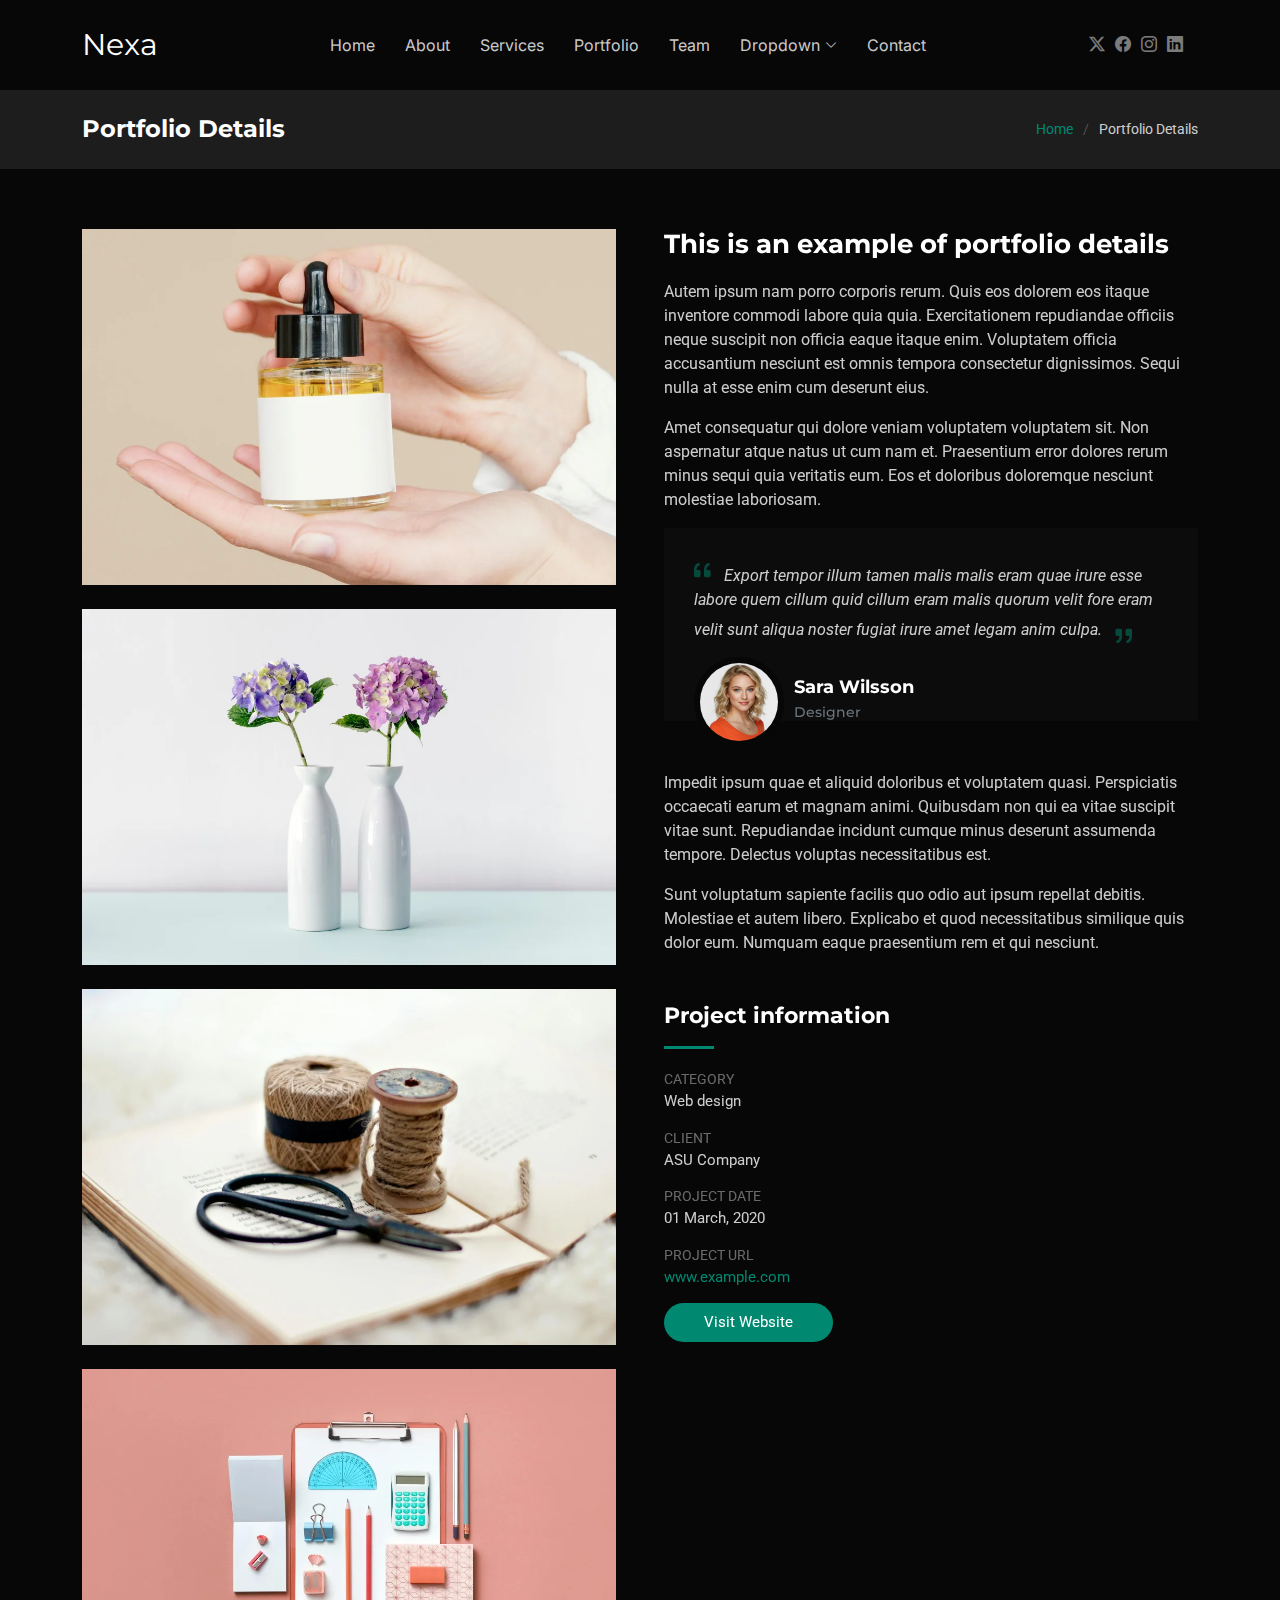
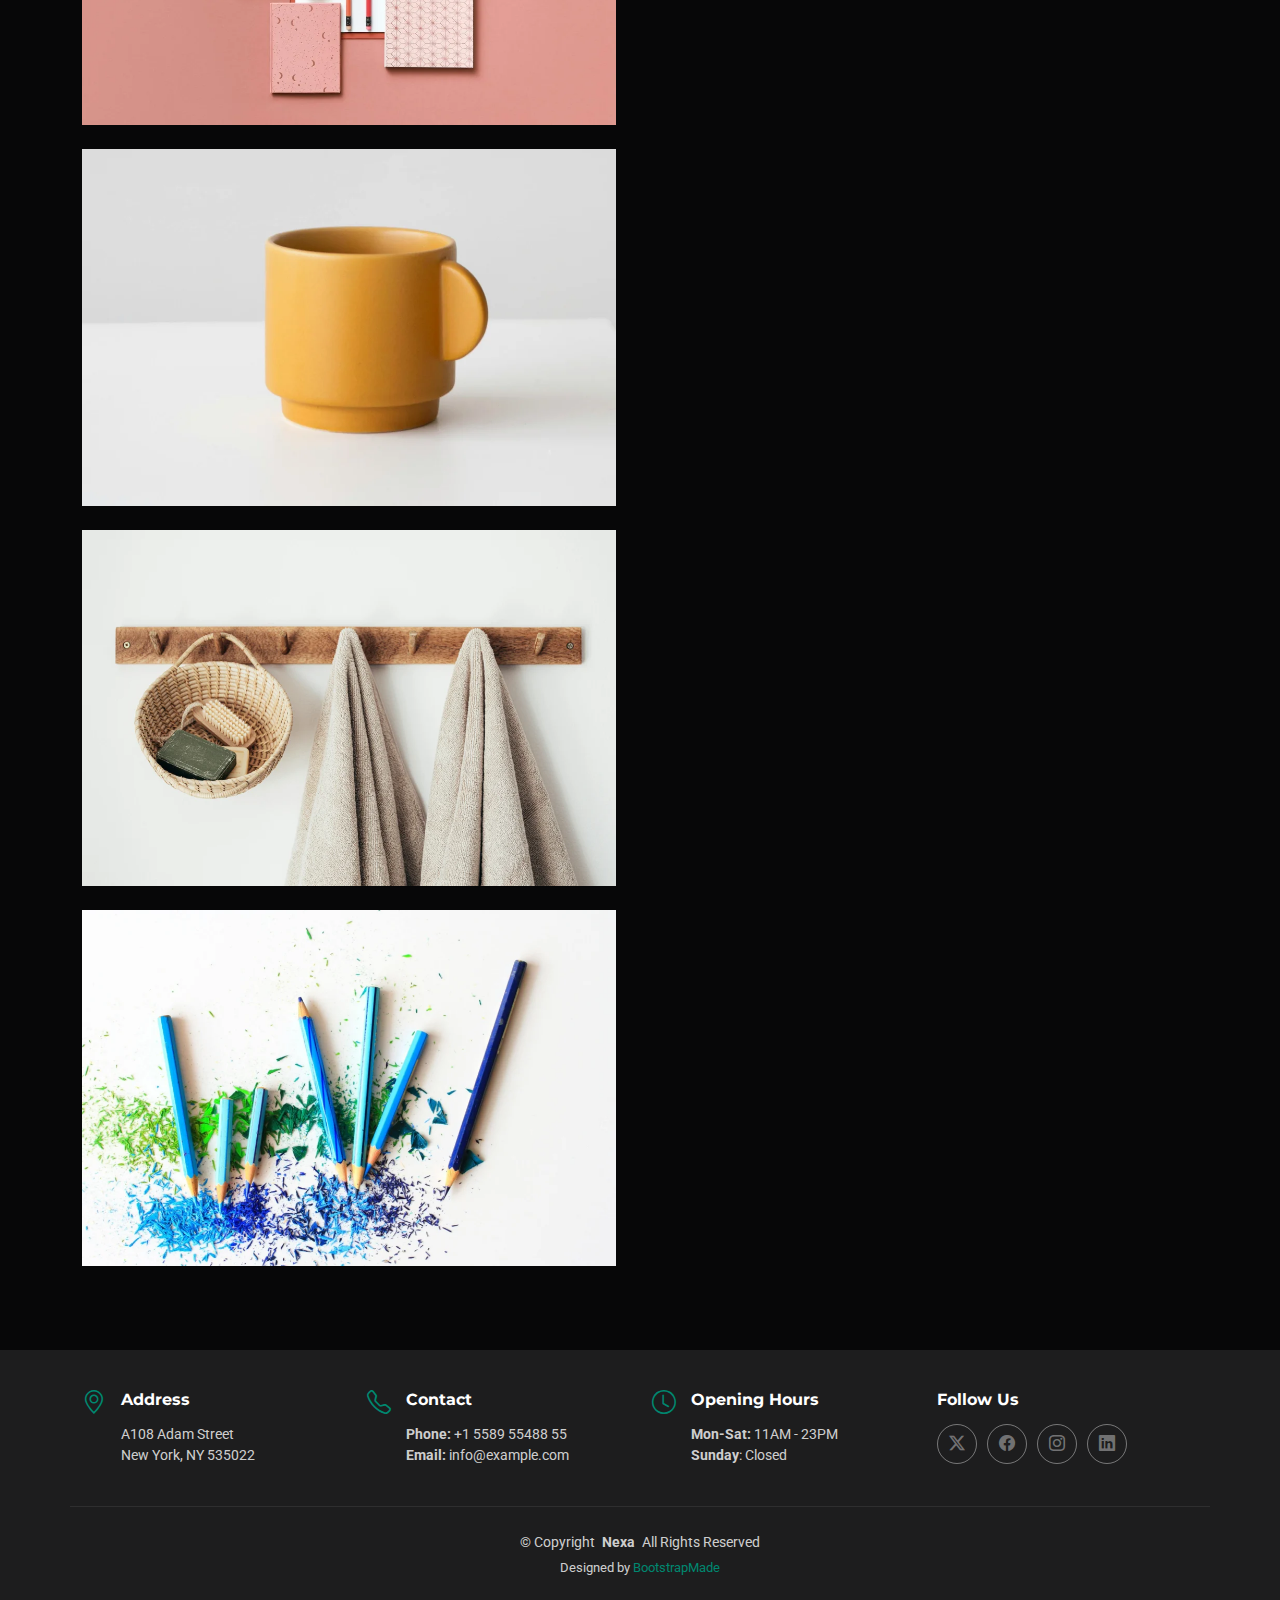
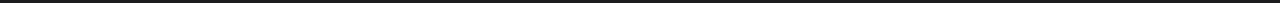
<file: portfolio-details.html>
<!DOCTYPE html>
<html lang="en">

<head>
  <meta charset="utf-8">
  <meta content="width=device-width, initial-scale=1.0" name="viewport">
  <title>Portfolio Details - Nexa Bootstrap Template</title>
  <meta name="description" content="">
  <meta name="keywords" content="">

  <!-- Favicons -->
  <link href="assets/img/favicon.png" rel="icon">
  <link href="assets/img/apple-touch-icon.png" rel="apple-touch-icon">

  <!-- Fonts -->
  <link href="https://fonts.googleapis.com" rel="preconnect">
  <link href="https://fonts.gstatic.com" rel="preconnect" crossorigin>
  <link href="https://fonts.googleapis.com/css2?family=Roboto:ital,wght@0,100;0,300;0,400;0,500;0,700;0,900;1,100;1,300;1,400;1,500;1,700;1,900&family=Montserrat:ital,wght@0,100;0,200;0,300;0,400;0,500;0,600;0,700;0,800;0,900;1,100;1,200;1,300;1,400;1,500;1,600;1,700;1,800;1,900&family=Inter:wght@100;200;300;400;500;600;700;800;900&display=swap" rel="stylesheet">

  <!-- Vendor CSS Files -->
  <link href="assets/vendor/bootstrap/css/bootstrap.min.css" rel="stylesheet">
  <link href="assets/vendor/bootstrap-icons/bootstrap-icons.css" rel="stylesheet">
  <link href="assets/vendor/aos/aos.css" rel="stylesheet">
  <link href="assets/vendor/glightbox/css/glightbox.min.css" rel="stylesheet">
  <link href="assets/vendor/swiper/swiper-bundle.min.css" rel="stylesheet">

  <!-- Main CSS File -->
  <link href="assets/css/main.css" rel="stylesheet">

  <!-- =======================================================
  * Template Name: Nexa
  * Template URL: https://bootstrapmade.com/nexa-bootstrap-agency-template/
  * Updated: Aug 19 2025 with Bootstrap v5.3.7
  * Author: BootstrapMade.com
  * License: https://bootstrapmade.com/license/
  ======================================================== -->
</head>

<body class="portfolio-details-page">

  <header id="header" class="header d-flex align-items-center sticky-top">
    <div class="container position-relative d-flex align-items-center justify-content-between">

      <a href="index.html" class="logo d-flex align-items-center me-auto me-xl-0">
        <!-- Uncomment the line below if you also wish to use an image logo -->
        <!-- <img src="assets/img/logo.webp" alt=""> -->
        <h1 class="sitename">Nexa</h1>
      </a>

      <nav id="navmenu" class="navmenu">
        <ul>
          <li><a href="#hero">Home</a></li>
          <li><a href="#about">About</a></li>
          <li><a href="#services">Services</a></li>
          <li><a href="#portfolio">Portfolio</a></li>
          <li><a href="#team">Team</a></li>
          <li class="dropdown"><a href="#"><span>Dropdown</span> <i class="bi bi-chevron-down toggle-dropdown"></i></a>
            <ul>
              <li><a href="#">Dropdown 1</a></li>
              <li class="dropdown"><a href="#"><span>Deep Dropdown</span> <i class="bi bi-chevron-down toggle-dropdown"></i></a>
                <ul>
                  <li><a href="#">Deep Dropdown 1</a></li>
                  <li><a href="#">Deep Dropdown 2</a></li>
                  <li><a href="#">Deep Dropdown 3</a></li>
                  <li><a href="#">Deep Dropdown 4</a></li>
                  <li><a href="#">Deep Dropdown 5</a></li>
                </ul>
              </li>
              <li><a href="#">Dropdown 2</a></li>
              <li><a href="#">Dropdown 3</a></li>
              <li><a href="#">Dropdown 4</a></li>
            </ul>
          </li>
          <li><a href="#contact">Contact</a></li>
        </ul>
        <i class="mobile-nav-toggle d-xl-none bi bi-list"></i>
      </nav>

      <div class="header-social-links">
        <a href="#" class="twitter"><i class="bi bi-twitter-x"></i></a>
        <a href="#" class="facebook"><i class="bi bi-facebook"></i></a>
        <a href="#" class="instagram"><i class="bi bi-instagram"></i></a>
        <a href="#" class="linkedin"><i class="bi bi-linkedin"></i></a>
      </div>

    </div>
  </header>

  <main class="main">

    <!-- Page Title -->
    <div class="page-title light-background">
      <div class="container d-lg-flex justify-content-between align-items-center">
        <h1 class="mb-2 mb-lg-0">Portfolio Details</h1>
        <nav class="breadcrumbs">
          <ol>
            <li><a href="index.html">Home</a></li>
            <li class="current">Portfolio Details</li>
          </ol>
        </nav>
      </div>
    </div><!-- End Page Title -->

    <!-- Portfolio Details Section -->
    <section id="portfolio-details" class="portfolio-details section">

      <div class="container" data-aos="fade-up">

        <div class="row gy-4 g-lg-5">
          <div class="col-lg-6">
            <img src="assets/img/portfolio/portfolio-1.webp" class="img-fluid mb-4" alt="">
            <img src="assets/img/portfolio/portfolio-10.webp" class="img-fluid mb-4" alt="">
            <img src="assets/img/portfolio/portfolio-7.webp" class="img-fluid mb-4" alt="">
            <img src="assets/img/portfolio/portfolio-4.webp" class="img-fluid mb-4" alt="">
            <img src="assets/img/portfolio/portfolio-5.webp" class="img-fluid mb-4" alt="">
            <img src="assets/img/portfolio/portfolio-11.webp" class="img-fluid mb-4" alt="">
            <img src="assets/img/portfolio/portfolio-8.webp" class="img-fluid mb-4" alt="">
          </div>

          <div class="col-lg-6">

            <div class="position-sticky" style="top: 40px">
              <div class="portfolio-description">
                <h2>This is an example of portfolio details</h2>
                <p>
                  Autem ipsum nam porro corporis rerum. Quis eos dolorem eos itaque inventore commodi labore quia quia. Exercitationem repudiandae officiis neque suscipit non officia eaque itaque enim. Voluptatem officia accusantium nesciunt est omnis tempora consectetur dignissimos. Sequi nulla at esse enim cum deserunt eius.
                </p>
                <p>
                  Amet consequatur qui dolore veniam voluptatem voluptatem sit. Non aspernatur atque natus ut cum nam et. Praesentium error dolores rerum minus sequi quia veritatis eum. Eos et doloribus doloremque nesciunt molestiae laboriosam.
                </p>

                <div class="testimonial-item">
                  <p>
                    <i class="bi bi-quote quote-icon-left"></i>
                    <span>Export tempor illum tamen malis malis eram quae irure esse labore quem cillum quid cillum eram malis quorum velit fore eram velit sunt aliqua noster fugiat irure amet legam anim culpa.</span>
                    <i class="bi bi-quote quote-icon-right"></i>
                  </p>
                  <div>
                    <img src="assets/img/person/person-f-5.webp" class="testimonial-img" alt="">
                    <h3>Sara Wilsson</h3>
                    <h4>Designer</h4>
                  </div>
                </div>

                <p>
                  Impedit ipsum quae et aliquid doloribus et voluptatem quasi. Perspiciatis occaecati earum et magnam animi. Quibusdam non qui ea vitae suscipit vitae sunt. Repudiandae incidunt cumque minus deserunt assumenda tempore. Delectus voluptas necessitatibus est.
                </p>

                <p>
                  Sunt voluptatum sapiente facilis quo odio aut ipsum repellat debitis. Molestiae et autem libero. Explicabo et quod necessitatibus similique quis dolor eum. Numquam eaque praesentium rem et qui nesciunt.
                </p>

              </div>

              <div class="portfolio-info mt-5">
                <h3>Project information</h3>
                <ul>
                  <li><strong>Category</strong> Web design</li>
                  <li><strong>Client</strong> ASU Company</li>
                  <li><strong>Project date</strong> 01 March, 2020</li>
                  <li><strong>Project URL</strong> <a href="#">www.example.com</a></li>
                  <li><a href="#" class="btn-visit align-self-start">Visit Website</a></li>
                </ul>
              </div>
            </div>

          </div>
        </div>

      </div>

    </section><!-- /Portfolio Details Section -->

  </main>

  <footer id="footer" class="footer light-background">

    <div class="container">
      <div class="row gy-3">
        <div class="col-lg-3 col-md-6 d-flex">
          <i class="bi bi-geo-alt icon"></i>
          <div class="address">
            <h4>Address</h4>
            <p>A108 Adam Street</p>
            <p>New York, NY 535022</p>
            <p></p>
          </div>

        </div>

        <div class="col-lg-3 col-md-6 d-flex">
          <i class="bi bi-telephone icon"></i>
          <div>
            <h4>Contact</h4>
            <p>
              <strong>Phone:</strong> <span>+1 5589 55488 55</span><br>
              <strong>Email:</strong> <span>info@example.com</span><br>
            </p>
          </div>
        </div>

        <div class="col-lg-3 col-md-6 d-flex">
          <i class="bi bi-clock icon"></i>
          <div>
            <h4>Opening Hours</h4>
            <p>
              <strong>Mon-Sat:</strong> <span>11AM - 23PM</span><br>
              <strong>Sunday</strong>: <span>Closed</span>
            </p>
          </div>
        </div>

        <div class="col-lg-3 col-md-6">
          <h4>Follow Us</h4>
          <div class="social-links d-flex">
            <a href="#" class="twitter"><i class="bi bi-twitter-x"></i></a>
            <a href="#" class="facebook"><i class="bi bi-facebook"></i></a>
            <a href="#" class="instagram"><i class="bi bi-instagram"></i></a>
            <a href="#" class="linkedin"><i class="bi bi-linkedin"></i></a>
          </div>
        </div>

      </div>
    </div>

    <div class="container copyright text-center mt-4">
      <p>© <span>Copyright</span> <strong class="px-1 sitename">Nexa</strong> <span>All Rights Reserved</span></p>
      <div class="credits">
        <!-- All the links in the footer should remain intact. -->
        <!-- You can delete the links only if you've purchased the pro version. -->
        <!-- Licensing information: https://bootstrapmade.com/license/ -->
        <!-- Purchase the pro version with working PHP/AJAX contact form: [buy-url] -->
        Designed by <a href="https://bootstrapmade.com/">BootstrapMade</a>
      </div>
    </div>

  </footer>

  <!-- Scroll Top -->
  <a href="#" id="scroll-top" class="scroll-top d-flex align-items-center justify-content-center"><i class="bi bi-arrow-up-short"></i></a>

  <!-- Preloader -->
  <div id="preloader"></div>

  <!-- Vendor JS Files -->
  <script src="assets/vendor/bootstrap/js/bootstrap.bundle.min.js"></script>
  <script src="assets/vendor/php-email-form/validate.js"></script>
  <script src="assets/vendor/aos/aos.js"></script>
  <script src="assets/vendor/glightbox/js/glightbox.min.js"></script>
  <script src="assets/vendor/purecounter/purecounter_vanilla.js"></script>
  <script src="assets/vendor/swiper/swiper-bundle.min.js"></script>
  <script src="assets/vendor/imagesloaded/imagesloaded.pkgd.min.js"></script>
  <script src="assets/vendor/isotope-layout/isotope.pkgd.min.js"></script>

  <!-- Main JS File -->
  <script src="assets/js/main.js"></script>

</body>

</html>
</file>
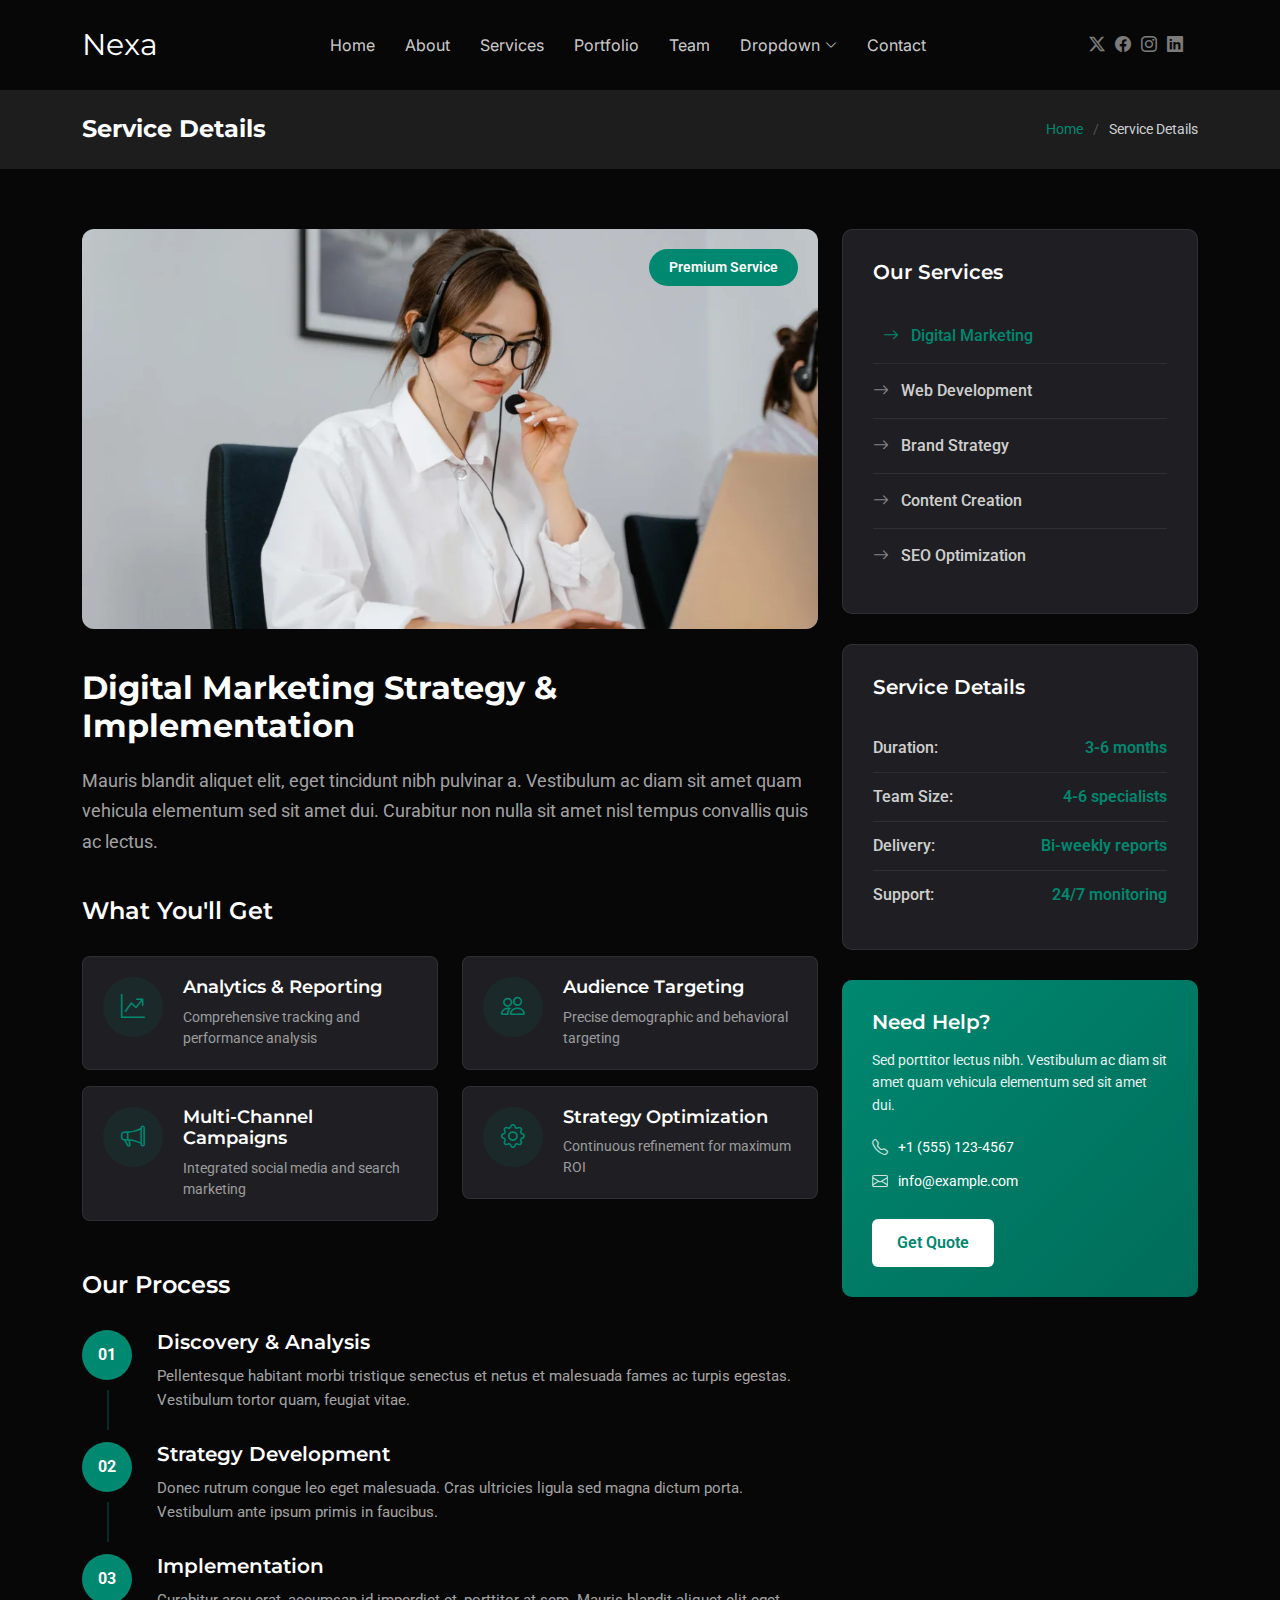
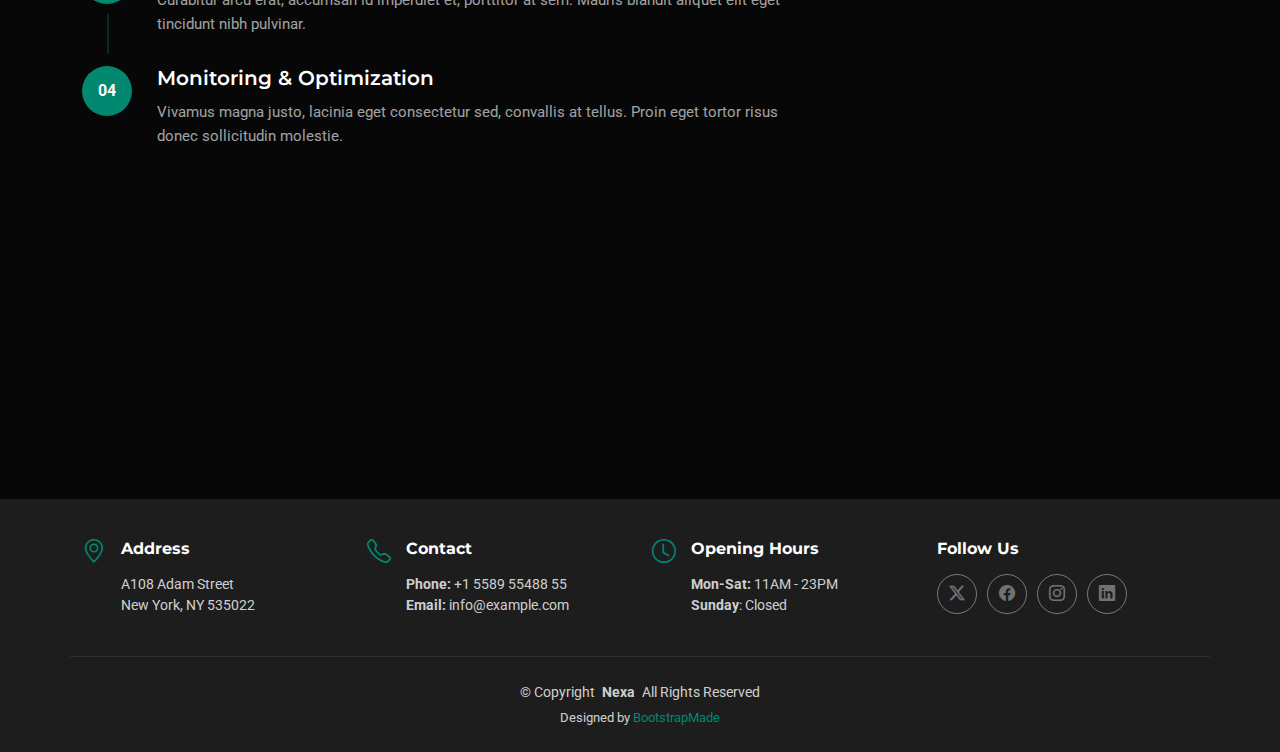
<file: service-details.html>
<!DOCTYPE html>
<html lang="en">

<head>
  <meta charset="utf-8">
  <meta content="width=device-width, initial-scale=1.0" name="viewport">
  <title>Service Details - Nexa Bootstrap Template</title>
  <meta name="description" content="">
  <meta name="keywords" content="">

  <!-- Favicons -->
  <link href="assets/img/favicon.png" rel="icon">
  <link href="assets/img/apple-touch-icon.png" rel="apple-touch-icon">

  <!-- Fonts -->
  <link href="https://fonts.googleapis.com" rel="preconnect">
  <link href="https://fonts.gstatic.com" rel="preconnect" crossorigin>
  <link href="https://fonts.googleapis.com/css2?family=Roboto:ital,wght@0,100;0,300;0,400;0,500;0,700;0,900;1,100;1,300;1,400;1,500;1,700;1,900&family=Montserrat:ital,wght@0,100;0,200;0,300;0,400;0,500;0,600;0,700;0,800;0,900;1,100;1,200;1,300;1,400;1,500;1,600;1,700;1,800;1,900&family=Inter:wght@100;200;300;400;500;600;700;800;900&display=swap" rel="stylesheet">

  <!-- Vendor CSS Files -->
  <link href="assets/vendor/bootstrap/css/bootstrap.min.css" rel="stylesheet">
  <link href="assets/vendor/bootstrap-icons/bootstrap-icons.css" rel="stylesheet">
  <link href="assets/vendor/aos/aos.css" rel="stylesheet">
  <link href="assets/vendor/glightbox/css/glightbox.min.css" rel="stylesheet">
  <link href="assets/vendor/swiper/swiper-bundle.min.css" rel="stylesheet">

  <!-- Main CSS File -->
  <link href="assets/css/main.css" rel="stylesheet">

  <!-- =======================================================
  * Template Name: Nexa
  * Template URL: https://bootstrapmade.com/nexa-bootstrap-agency-template/
  * Updated: Aug 19 2025 with Bootstrap v5.3.7
  * Author: BootstrapMade.com
  * License: https://bootstrapmade.com/license/
  ======================================================== -->
</head>

<body class="service-details-page">

  <header id="header" class="header d-flex align-items-center sticky-top">
    <div class="container position-relative d-flex align-items-center justify-content-between">

      <a href="index.html" class="logo d-flex align-items-center me-auto me-xl-0">
        <!-- Uncomment the line below if you also wish to use an image logo -->
        <!-- <img src="assets/img/logo.webp" alt=""> -->
        <h1 class="sitename">Nexa</h1>
      </a>

      <nav id="navmenu" class="navmenu">
        <ul>
          <li><a href="#hero">Home</a></li>
          <li><a href="#about">About</a></li>
          <li><a href="#services">Services</a></li>
          <li><a href="#portfolio">Portfolio</a></li>
          <li><a href="#team">Team</a></li>
          <li class="dropdown"><a href="#"><span>Dropdown</span> <i class="bi bi-chevron-down toggle-dropdown"></i></a>
            <ul>
              <li><a href="#">Dropdown 1</a></li>
              <li class="dropdown"><a href="#"><span>Deep Dropdown</span> <i class="bi bi-chevron-down toggle-dropdown"></i></a>
                <ul>
                  <li><a href="#">Deep Dropdown 1</a></li>
                  <li><a href="#">Deep Dropdown 2</a></li>
                  <li><a href="#">Deep Dropdown 3</a></li>
                  <li><a href="#">Deep Dropdown 4</a></li>
                  <li><a href="#">Deep Dropdown 5</a></li>
                </ul>
              </li>
              <li><a href="#">Dropdown 2</a></li>
              <li><a href="#">Dropdown 3</a></li>
              <li><a href="#">Dropdown 4</a></li>
            </ul>
          </li>
          <li><a href="#contact">Contact</a></li>
        </ul>
        <i class="mobile-nav-toggle d-xl-none bi bi-list"></i>
      </nav>

      <div class="header-social-links">
        <a href="#" class="twitter"><i class="bi bi-twitter-x"></i></a>
        <a href="#" class="facebook"><i class="bi bi-facebook"></i></a>
        <a href="#" class="instagram"><i class="bi bi-instagram"></i></a>
        <a href="#" class="linkedin"><i class="bi bi-linkedin"></i></a>
      </div>

    </div>
  </header>

  <main class="main">

    <!-- Page Title -->
    <div class="page-title light-background">
      <div class="container d-lg-flex justify-content-between align-items-center">
        <h1 class="mb-2 mb-lg-0">Service Details</h1>
        <nav class="breadcrumbs">
          <ol>
            <li><a href="index.html">Home</a></li>
            <li class="current">Service Details</li>
          </ol>
        </nav>
      </div>
    </div><!-- End Page Title -->

    <!-- Service Details Section -->
    <section id="service-details" class="service-details section">

      <div class="container" data-aos="fade-up" data-aos-delay="100">

        <div class="row gy-5">

          <div class="col-lg-8" data-aos="fade-up" data-aos-delay="200">
            <div class="service-hero">
              <img src="assets/img/services/services-7.webp" alt="" class="img-fluid">
              <div class="service-badge">
                <span>Premium Service</span>
              </div>
            </div>

            <div class="service-content">
              <div class="service-header">
                <h2>Digital Marketing Strategy &amp; Implementation</h2>
                <p class="service-intro">Mauris blandit aliquet elit, eget tincidunt nibh pulvinar a. Vestibulum ac diam sit amet quam vehicula elementum sed sit amet dui. Curabitur non nulla sit amet nisl tempus convallis quis ac lectus.</p>
              </div>

              <div class="service-features">
                <h4>What You'll Get</h4>
                <div class="row gy-3">
                  <div class="col-md-6">
                    <div class="feature-item">
                      <div class="feature-icon">
                        <i class="bi bi-graph-up-arrow"></i>
                      </div>
                      <div class="feature-content">
                        <h5>Analytics &amp; Reporting</h5>
                        <p>Comprehensive tracking and performance analysis</p>
                      </div>
                    </div>
                  </div>
                  <div class="col-md-6">
                    <div class="feature-item">
                      <div class="feature-icon">
                        <i class="bi bi-people"></i>
                      </div>
                      <div class="feature-content">
                        <h5>Audience Targeting</h5>
                        <p>Precise demographic and behavioral targeting</p>
                      </div>
                    </div>
                  </div>
                  <div class="col-md-6">
                    <div class="feature-item">
                      <div class="feature-icon">
                        <i class="bi bi-megaphone"></i>
                      </div>
                      <div class="feature-content">
                        <h5>Multi-Channel Campaigns</h5>
                        <p>Integrated social media and search marketing</p>
                      </div>
                    </div>
                  </div>
                  <div class="col-md-6">
                    <div class="feature-item">
                      <div class="feature-icon">
                        <i class="bi bi-gear"></i>
                      </div>
                      <div class="feature-content">
                        <h5>Strategy Optimization</h5>
                        <p>Continuous refinement for maximum ROI</p>
                      </div>
                    </div>
                  </div>
                </div>
              </div>

              <div class="service-process">
                <h4>Our Process</h4>
                <div class="process-steps">
                  <div class="process-step">
                    <div class="step-number">01</div>
                    <div class="step-content">
                      <h5>Discovery &amp; Analysis</h5>
                      <p>Pellentesque habitant morbi tristique senectus et netus et malesuada fames ac turpis egestas. Vestibulum tortor quam, feugiat vitae.</p>
                    </div>
                  </div>
                  <div class="process-step">
                    <div class="step-number">02</div>
                    <div class="step-content">
                      <h5>Strategy Development</h5>
                      <p>Donec rutrum congue leo eget malesuada. Cras ultricies ligula sed magna dictum porta. Vestibulum ante ipsum primis in faucibus.</p>
                    </div>
                  </div>
                  <div class="process-step">
                    <div class="step-number">03</div>
                    <div class="step-content">
                      <h5>Implementation</h5>
                      <p>Curabitur arcu erat, accumsan id imperdiet et, porttitor at sem. Mauris blandit aliquet elit eget tincidunt nibh pulvinar.</p>
                    </div>
                  </div>
                  <div class="process-step">
                    <div class="step-number">04</div>
                    <div class="step-content">
                      <h5>Monitoring &amp; Optimization</h5>
                      <p>Vivamus magna justo, lacinia eget consectetur sed, convallis at tellus. Proin eget tortor risus donec sollicitudin molestie.</p>
                    </div>
                  </div>
                </div>
              </div>

              <div class="service-gallery" data-aos="fade-up" data-aos-delay="300">
                <h4>Project Showcase</h4>
                <div class="row gy-3">
                  <div class="col-md-4">
                    <img src="assets/img/services/services-2.webp" alt="" class="img-fluid rounded">
                  </div>
                  <div class="col-md-4">
                    <img src="assets/img/services/services-8.webp" alt="" class="img-fluid rounded">
                  </div>
                  <div class="col-md-4">
                    <img src="assets/img/services/services-11.webp" alt="" class="img-fluid rounded">
                  </div>
                </div>
              </div>
            </div>
          </div>

          <div class="col-lg-4" data-aos="fade-up" data-aos-delay="400">
            <div class="service-sidebar">

              <div class="service-menu">
                <h4>Our Services</h4>
                <div class="menu-list">
                  <a href="#" class="menu-item active">
                    <i class="bi bi-arrow-right"></i>
                    <span>Digital Marketing</span>
                  </a>
                  <a href="#" class="menu-item">
                    <i class="bi bi-arrow-right"></i>
                    <span>Web Development</span>
                  </a>
                  <a href="#" class="menu-item">
                    <i class="bi bi-arrow-right"></i>
                    <span>Brand Strategy</span>
                  </a>
                  <a href="#" class="menu-item">
                    <i class="bi bi-arrow-right"></i>
                    <span>Content Creation</span>
                  </a>
                  <a href="#" class="menu-item">
                    <i class="bi bi-arrow-right"></i>
                    <span>SEO Optimization</span>
                  </a>
                </div>
              </div>

              <div class="service-info">
                <h4>Service Details</h4>
                <div class="info-list">
                  <div class="info-item">
                    <span class="info-label">Duration:</span>
                    <span class="info-value">3-6 months</span>
                  </div>
                  <div class="info-item">
                    <span class="info-label">Team Size:</span>
                    <span class="info-value">4-6 specialists</span>
                  </div>
                  <div class="info-item">
                    <span class="info-label">Delivery:</span>
                    <span class="info-value">Bi-weekly reports</span>
                  </div>
                  <div class="info-item">
                    <span class="info-label">Support:</span>
                    <span class="info-value">24/7 monitoring</span>
                  </div>
                </div>
              </div>

              <div class="contact-card">
                <div class="contact-content">
                  <h4>Need Help?</h4>
                  <p>Sed porttitor lectus nibh. Vestibulum ac diam sit amet quam vehicula elementum sed sit amet dui.</p>
                  <div class="contact-info">
                    <div class="contact-item">
                      <i class="bi bi-telephone"></i>
                      <span>+1 (555) 123-4567</span>
                    </div>
                    <div class="contact-item">
                      <i class="bi bi-envelope"></i>
                      <span>info@example.com</span>
                    </div>
                  </div>
                  <a href="#" class="btn btn-primary">Get Quote</a>
                </div>
              </div>

            </div>
          </div>

        </div>

      </div>

    </section><!-- /Service Details Section -->

  </main>

  <footer id="footer" class="footer light-background">

    <div class="container">
      <div class="row gy-3">
        <div class="col-lg-3 col-md-6 d-flex">
          <i class="bi bi-geo-alt icon"></i>
          <div class="address">
            <h4>Address</h4>
            <p>A108 Adam Street</p>
            <p>New York, NY 535022</p>
            <p></p>
          </div>

        </div>

        <div class="col-lg-3 col-md-6 d-flex">
          <i class="bi bi-telephone icon"></i>
          <div>
            <h4>Contact</h4>
            <p>
              <strong>Phone:</strong> <span>+1 5589 55488 55</span><br>
              <strong>Email:</strong> <span>info@example.com</span><br>
            </p>
          </div>
        </div>

        <div class="col-lg-3 col-md-6 d-flex">
          <i class="bi bi-clock icon"></i>
          <div>
            <h4>Opening Hours</h4>
            <p>
              <strong>Mon-Sat:</strong> <span>11AM - 23PM</span><br>
              <strong>Sunday</strong>: <span>Closed</span>
            </p>
          </div>
        </div>

        <div class="col-lg-3 col-md-6">
          <h4>Follow Us</h4>
          <div class="social-links d-flex">
            <a href="#" class="twitter"><i class="bi bi-twitter-x"></i></a>
            <a href="#" class="facebook"><i class="bi bi-facebook"></i></a>
            <a href="#" class="instagram"><i class="bi bi-instagram"></i></a>
            <a href="#" class="linkedin"><i class="bi bi-linkedin"></i></a>
          </div>
        </div>

      </div>
    </div>

    <div class="container copyright text-center mt-4">
      <p>© <span>Copyright</span> <strong class="px-1 sitename">Nexa</strong> <span>All Rights Reserved</span></p>
      <div class="credits">
        <!-- All the links in the footer should remain intact. -->
        <!-- You can delete the links only if you've purchased the pro version. -->
        <!-- Licensing information: https://bootstrapmade.com/license/ -->
        <!-- Purchase the pro version with working PHP/AJAX contact form: [buy-url] -->
        Designed by <a href="https://bootstrapmade.com/">BootstrapMade</a>
      </div>
    </div>

  </footer>

  <!-- Scroll Top -->
  <a href="#" id="scroll-top" class="scroll-top d-flex align-items-center justify-content-center"><i class="bi bi-arrow-up-short"></i></a>

  <!-- Preloader -->
  <div id="preloader"></div>

  <!-- Vendor JS Files -->
  <script src="assets/vendor/bootstrap/js/bootstrap.bundle.min.js"></script>
  <script src="assets/vendor/php-email-form/validate.js"></script>
  <script src="assets/vendor/aos/aos.js"></script>
  <script src="assets/vendor/glightbox/js/glightbox.min.js"></script>
  <script src="assets/vendor/purecounter/purecounter_vanilla.js"></script>
  <script src="assets/vendor/swiper/swiper-bundle.min.js"></script>
  <script src="assets/vendor/imagesloaded/imagesloaded.pkgd.min.js"></script>
  <script src="assets/vendor/isotope-layout/isotope.pkgd.min.js"></script>

  <!-- Main JS File -->
  <script src="assets/js/main.js"></script>

</body>

</html>
</file>
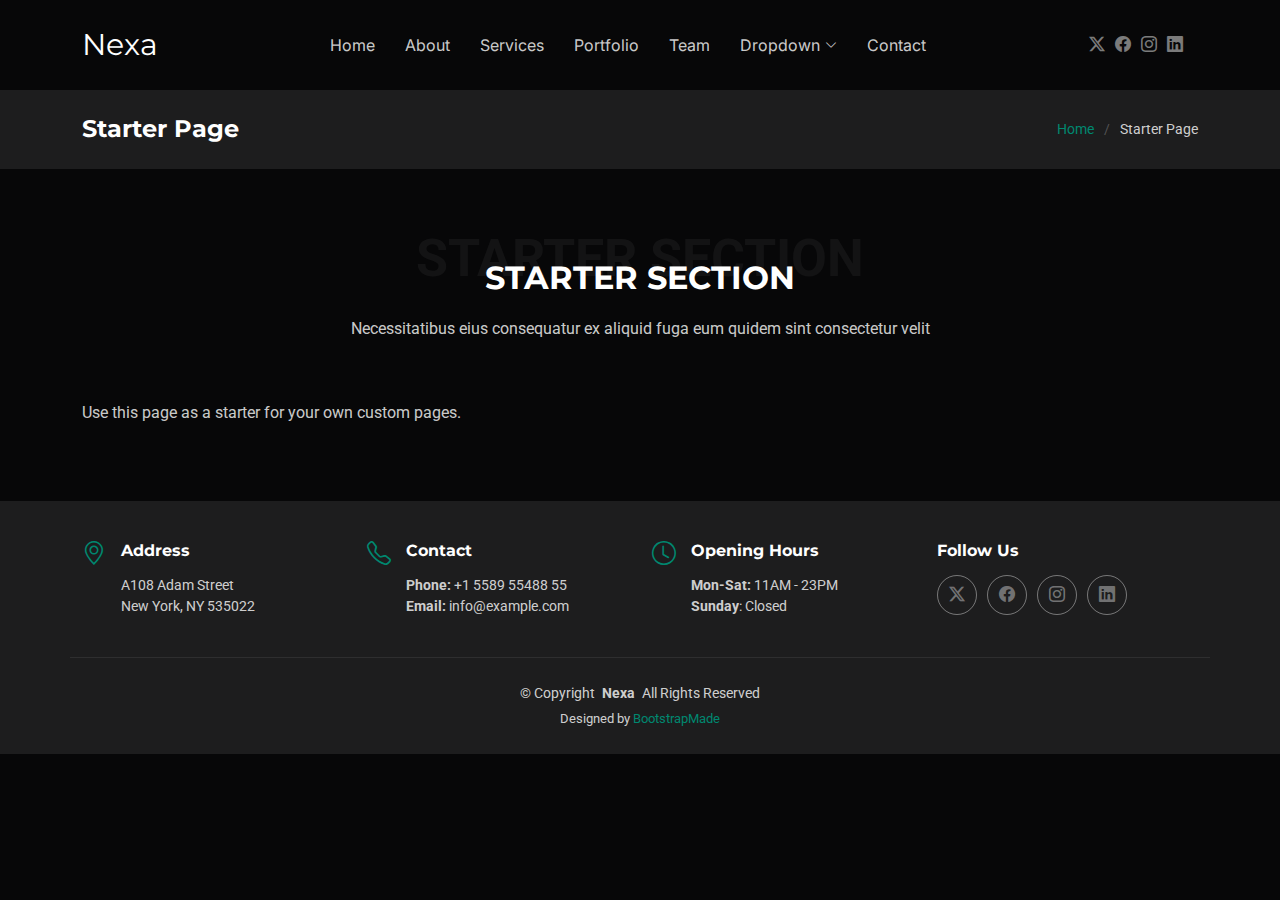
<file: starter-page.html>
<!DOCTYPE html>
<html lang="en">

<head>
  <meta charset="utf-8">
  <meta content="width=device-width, initial-scale=1.0" name="viewport">
  <title>Starter Page - Nexa Bootstrap Template</title>
  <meta name="description" content="">
  <meta name="keywords" content="">

  <!-- Favicons -->
  <link href="assets/img/favicon.png" rel="icon">
  <link href="assets/img/apple-touch-icon.png" rel="apple-touch-icon">

  <!-- Fonts -->
  <link href="https://fonts.googleapis.com" rel="preconnect">
  <link href="https://fonts.gstatic.com" rel="preconnect" crossorigin>
  <link href="https://fonts.googleapis.com/css2?family=Roboto:ital,wght@0,100;0,300;0,400;0,500;0,700;0,900;1,100;1,300;1,400;1,500;1,700;1,900&family=Montserrat:ital,wght@0,100;0,200;0,300;0,400;0,500;0,600;0,700;0,800;0,900;1,100;1,200;1,300;1,400;1,500;1,600;1,700;1,800;1,900&family=Inter:wght@100;200;300;400;500;600;700;800;900&display=swap" rel="stylesheet">

  <!-- Vendor CSS Files -->
  <link href="assets/vendor/bootstrap/css/bootstrap.min.css" rel="stylesheet">
  <link href="assets/vendor/bootstrap-icons/bootstrap-icons.css" rel="stylesheet">
  <link href="assets/vendor/aos/aos.css" rel="stylesheet">
  <link href="assets/vendor/glightbox/css/glightbox.min.css" rel="stylesheet">
  <link href="assets/vendor/swiper/swiper-bundle.min.css" rel="stylesheet">

  <!-- Main CSS File -->
  <link href="assets/css/main.css" rel="stylesheet">

  <!-- =======================================================
  * Template Name: Nexa
  * Template URL: https://bootstrapmade.com/nexa-bootstrap-agency-template/
  * Updated: Aug 19 2025 with Bootstrap v5.3.7
  * Author: BootstrapMade.com
  * License: https://bootstrapmade.com/license/
  ======================================================== -->
</head>

<body class="starter-page-page">

  <header id="header" class="header d-flex align-items-center sticky-top">
    <div class="container position-relative d-flex align-items-center justify-content-between">

      <a href="index.html" class="logo d-flex align-items-center me-auto me-xl-0">
        <!-- Uncomment the line below if you also wish to use an image logo -->
        <!-- <img src="assets/img/logo.webp" alt=""> -->
        <h1 class="sitename">Nexa</h1>
      </a>

      <nav id="navmenu" class="navmenu">
        <ul>
          <li><a href="#hero">Home</a></li>
          <li><a href="#about">About</a></li>
          <li><a href="#services">Services</a></li>
          <li><a href="#portfolio">Portfolio</a></li>
          <li><a href="#team">Team</a></li>
          <li class="dropdown"><a href="#"><span>Dropdown</span> <i class="bi bi-chevron-down toggle-dropdown"></i></a>
            <ul>
              <li><a href="#">Dropdown 1</a></li>
              <li class="dropdown"><a href="#"><span>Deep Dropdown</span> <i class="bi bi-chevron-down toggle-dropdown"></i></a>
                <ul>
                  <li><a href="#">Deep Dropdown 1</a></li>
                  <li><a href="#">Deep Dropdown 2</a></li>
                  <li><a href="#">Deep Dropdown 3</a></li>
                  <li><a href="#">Deep Dropdown 4</a></li>
                  <li><a href="#">Deep Dropdown 5</a></li>
                </ul>
              </li>
              <li><a href="#">Dropdown 2</a></li>
              <li><a href="#">Dropdown 3</a></li>
              <li><a href="#">Dropdown 4</a></li>
            </ul>
          </li>
          <li><a href="#contact">Contact</a></li>
        </ul>
        <i class="mobile-nav-toggle d-xl-none bi bi-list"></i>
      </nav>

      <div class="header-social-links">
        <a href="#" class="twitter"><i class="bi bi-twitter-x"></i></a>
        <a href="#" class="facebook"><i class="bi bi-facebook"></i></a>
        <a href="#" class="instagram"><i class="bi bi-instagram"></i></a>
        <a href="#" class="linkedin"><i class="bi bi-linkedin"></i></a>
      </div>

    </div>
  </header>

  <main class="main">

    <!-- Page Title -->
    <div class="page-title light-background">
      <div class="container d-lg-flex justify-content-between align-items-center">
        <h1 class="mb-2 mb-lg-0">Starter Page</h1>
        <nav class="breadcrumbs">
          <ol>
            <li><a href="index.html">Home</a></li>
            <li class="current">Starter Page</li>
          </ol>
        </nav>
      </div>
    </div><!-- End Page Title -->

    <!-- Starter Section Section -->
    <section id="starter-section" class="starter-section section">

      <!-- Section Title -->
      <div class="container section-title" data-aos="fade-up">
        <span class="description-title">Starter Section</span>
        <h2>Starter Section</h2>
        <p>Necessitatibus eius consequatur ex aliquid fuga eum quidem sint consectetur velit</p>
      </div><!-- End Section Title -->

      <div class="container" data-aos="fade-up">
        <p>Use this page as a starter for your own custom pages.</p>
      </div>

    </section><!-- /Starter Section Section -->

  </main>

  <footer id="footer" class="footer light-background">

    <div class="container">
      <div class="row gy-3">
        <div class="col-lg-3 col-md-6 d-flex">
          <i class="bi bi-geo-alt icon"></i>
          <div class="address">
            <h4>Address</h4>
            <p>A108 Adam Street</p>
            <p>New York, NY 535022</p>
            <p></p>
          </div>

        </div>

        <div class="col-lg-3 col-md-6 d-flex">
          <i class="bi bi-telephone icon"></i>
          <div>
            <h4>Contact</h4>
            <p>
              <strong>Phone:</strong> <span>+1 5589 55488 55</span><br>
              <strong>Email:</strong> <span>info@example.com</span><br>
            </p>
          </div>
        </div>

        <div class="col-lg-3 col-md-6 d-flex">
          <i class="bi bi-clock icon"></i>
          <div>
            <h4>Opening Hours</h4>
            <p>
              <strong>Mon-Sat:</strong> <span>11AM - 23PM</span><br>
              <strong>Sunday</strong>: <span>Closed</span>
            </p>
          </div>
        </div>

        <div class="col-lg-3 col-md-6">
          <h4>Follow Us</h4>
          <div class="social-links d-flex">
            <a href="#" class="twitter"><i class="bi bi-twitter-x"></i></a>
            <a href="#" class="facebook"><i class="bi bi-facebook"></i></a>
            <a href="#" class="instagram"><i class="bi bi-instagram"></i></a>
            <a href="#" class="linkedin"><i class="bi bi-linkedin"></i></a>
          </div>
        </div>

      </div>
    </div>

    <div class="container copyright text-center mt-4">
      <p>© <span>Copyright</span> <strong class="px-1 sitename">Nexa</strong> <span>All Rights Reserved</span></p>
      <div class="credits">
        <!-- All the links in the footer should remain intact. -->
        <!-- You can delete the links only if you've purchased the pro version. -->
        <!-- Licensing information: https://bootstrapmade.com/license/ -->
        <!-- Purchase the pro version with working PHP/AJAX contact form: [buy-url] -->
        Designed by <a href="https://bootstrapmade.com/">BootstrapMade</a>
      </div>
    </div>

  </footer>

  <!-- Scroll Top -->
  <a href="#" id="scroll-top" class="scroll-top d-flex align-items-center justify-content-center"><i class="bi bi-arrow-up-short"></i></a>

  <!-- Preloader -->
  <div id="preloader"></div>

  <!-- Vendor JS Files -->
  <script src="assets/vendor/bootstrap/js/bootstrap.bundle.min.js"></script>
  <script src="assets/vendor/php-email-form/validate.js"></script>
  <script src="assets/vendor/aos/aos.js"></script>
  <script src="assets/vendor/glightbox/js/glightbox.min.js"></script>
  <script src="assets/vendor/purecounter/purecounter_vanilla.js"></script>
  <script src="assets/vendor/swiper/swiper-bundle.min.js"></script>
  <script src="assets/vendor/imagesloaded/imagesloaded.pkgd.min.js"></script>
  <script src="assets/vendor/isotope-layout/isotope.pkgd.min.js"></script>

  <!-- Main JS File -->
  <script src="assets/js/main.js"></script>

</body>

</html>
</file>
<file: assets/css/main.css>
/**
* Template Name: Nexa
* Template URL: https://bootstrapmade.com/nexa-bootstrap-agency-template/
* Updated: Aug 19 2025 with Bootstrap v5.3.7
* Author: BootstrapMade.com
* License: https://bootstrapmade.com/license/
*/

/*--------------------------------------------------------------
# Font & Color Variables
# Help: https://bootstrapmade.com/color-system/
--------------------------------------------------------------*/
/* Fonts */
:root {
  --default-font: "Roboto",  system-ui, -apple-system, "Segoe UI", Roboto, "Helvetica Neue", Arial, "Noto Sans", "Liberation Sans", sans-serif, "Apple Color Emoji", "Segoe UI Emoji", "Segoe UI Symbol", "Noto Color Emoji";
  --heading-font: "Montserrat",  sans-serif;
  --nav-font: "Inter",  sans-serif;
}

/* Global Colors - The following color variables are used throughout the website. Updating them here will change the color scheme of the entire website */
:root { 
  --background-color: #070708; /* Background color for the entire website, including individual sections */
  --default-color: rgba(255, 255, 255, 0.8); /* Default color used for the majority of the text content across the entire website */
  --heading-color: #ffffff; /* Color for headings, subheadings and title throughout the website */
  --accent-color: #008870; /* Accent color that represents your brand on the website. It's used for buttons, links, and other elements that need to stand out */
  --surface-color: #1f1f23; /* The surface color is used as a background of boxed elements within sections, such as cards, icon boxes, or other elements that require a visual separation from the global background. */
  --contrast-color: #ffffff; /* Contrast color for text, ensuring readability against backgrounds of accent, heading, or default colors. */
}

/* Nav Menu Colors - The following color variables are used specifically for the navigation menu. They are separate from the global colors to allow for more customization options */
:root {
  --nav-color: rgba(255, 255, 255, 0.8);  /* The default color of the main navmenu links */
  --nav-hover-color: #008870; /* Applied to main navmenu links when they are hovered over or active */
  --nav-mobile-background-color: #1f1f23; /* Used as the background color for mobile navigation menu */
  --nav-dropdown-background-color: #1f1f23; /* Used as the background color for dropdown items that appear when hovering over primary navigation items */
  --nav-dropdown-color: rgba(255, 255, 255, 0.8); /* Used for navigation links of the dropdown items in the navigation menu. */
  --nav-dropdown-hover-color: #008870; /* Similar to --nav-hover-color, this color is applied to dropdown navigation links when they are hovered over. */
}

/* Color Presets - These classes override global colors when applied to any section or element, providing reuse of the sam color scheme. */

.light-background {
  --background-color: #1d1d1e;
  --surface-color: #37373e;
}

.dark-background {
  --background-color: #060606;
  --default-color: #ffffff;
  --heading-color: #ffffff;
  --surface-color: #252525;
  --contrast-color: #ffffff;
}

/* Smooth scroll */
:root {
  scroll-behavior: smooth;
}

/*--------------------------------------------------------------
# General Styling & Shared Classes
--------------------------------------------------------------*/
body {
  color: var(--default-color);
  background-color: var(--background-color);
  font-family: var(--default-font);
}

a {
  color: var(--accent-color);
  text-decoration: none;
  transition: 0.3s;
}

a:hover {
  color: color-mix(in srgb, var(--accent-color), transparent 25%);
  text-decoration: none;
}

h1,
h2,
h3,
h4,
h5,
h6 {
  color: var(--heading-color);
  font-family: var(--heading-font);
}

/* PHP Email Form Messages
------------------------------*/
.php-email-form .error-message {
  display: none;
  background: #df1529;
  color: #ffffff;
  text-align: left;
  padding: 15px;
  margin-bottom: 24px;
  font-weight: 600;
}

.php-email-form .sent-message {
  display: none;
  color: #ffffff;
  background: #059652;
  text-align: center;
  padding: 15px;
  margin-bottom: 24px;
  font-weight: 600;
}

.php-email-form .loading {
  display: none;
  background: var(--surface-color);
  text-align: center;
  padding: 15px;
  margin-bottom: 24px;
}

.php-email-form .loading:before {
  content: "";
  display: inline-block;
  border-radius: 50%;
  width: 24px;
  height: 24px;
  margin: 0 10px -6px 0;
  border: 3px solid var(--accent-color);
  border-top-color: var(--surface-color);
  animation: php-email-form-loading 1s linear infinite;
}

@keyframes php-email-form-loading {
  0% {
    transform: rotate(0deg);
  }

  100% {
    transform: rotate(360deg);
  }
}

/*--------------------------------------------------------------
# Global Header
--------------------------------------------------------------*/
.header {
  --background-color: #070708;
  color: var(--default-color);
  background-color: var(--background-color);
  padding: 15px 0;
  transition: all 0.5s;
  z-index: 997;
}

.header .logo {
  line-height: 1;
}

.header .logo img {
  max-height: 36px;
  margin-right: 8px;
}

.header .logo h1 {
  font-size: 30px;
  margin: 0;
  font-weight: 400;
  color: var(--heading-color);
}

.header .header-social-links {
  padding-right: 15px;
}

.header .header-social-links a {
  color: color-mix(in srgb, var(--default-color), transparent 40%);
  padding-left: 6px;
  display: inline-block;
  transition: 0.3s;
  font-size: 16px;
}

.header .header-social-links a:hover {
  color: var(--accent-color);
}

.header .header-social-links a i {
  line-height: 0px;
}

@media (max-width: 1200px) {
  .header .logo {
    order: 1;
  }

  .header .header-social-links {
    order: 2;
  }

  .header .navmenu {
    order: 3;
  }
}

.scrolled .header {
  backdrop-filter: blur(10px);
  -webkit-backdrop-filter: blur(10px);
  border-bottom: 1px solid color-mix(in srgb, var(--default-color), transparent 80%);
}

/* Global Header on Scroll
------------------------------*/
.scrolled .header {
  --background-color: rgba(7, 7, 8, 0.8);
}

/*--------------------------------------------------------------
# Navigation Menu
--------------------------------------------------------------*/
/* Navmenu - Desktop */
@media (min-width: 1200px) {
  .navmenu {
    padding: 0;
  }

  .navmenu ul {
    margin: 0;
    padding: 0;
    display: flex;
    list-style: none;
    align-items: center;
  }

  .navmenu li {
    position: relative;
  }

  .navmenu a,
  .navmenu a:focus {
    color: var(--nav-color);
    padding: 18px 15px;
    font-size: 16px;
    font-family: var(--nav-font);
    font-weight: 400;
    display: flex;
    align-items: center;
    justify-content: space-between;
    white-space: nowrap;
    transition: 0.3s;
  }

  .navmenu a i,
  .navmenu a:focus i {
    font-size: 12px;
    line-height: 0;
    margin-left: 5px;
    transition: 0.3s;
  }

  .navmenu li:last-child a {
    padding-right: 0;
  }

  .navmenu li:hover>a,
  .navmenu .active,
  .navmenu .active:focus {
    color: var(--nav-hover-color);
  }

  .navmenu .dropdown ul {
    margin: 0;
    padding: 10px 0;
    background: var(--nav-dropdown-background-color);
    display: block;
    position: absolute;
    visibility: hidden;
    left: 14px;
    top: 130%;
    opacity: 0;
    transition: 0.3s;
    border-radius: 4px;
    z-index: 99;
    box-shadow: 0px 0px 30px rgba(0, 0, 0, 0.1);
  }

  .navmenu .dropdown ul li {
    min-width: 200px;
  }

  .navmenu .dropdown ul a {
    padding: 10px 20px;
    font-size: 15px;
    text-transform: none;
    color: var(--nav-dropdown-color);
  }

  .navmenu .dropdown ul a i {
    font-size: 12px;
  }

  .navmenu .dropdown ul a:hover,
  .navmenu .dropdown ul .active:hover,
  .navmenu .dropdown ul li:hover>a {
    color: var(--nav-dropdown-hover-color);
  }

  .navmenu .dropdown:hover>ul {
    opacity: 1;
    top: 100%;
    visibility: visible;
  }

  .navmenu .dropdown .dropdown ul {
    top: 0;
    left: -90%;
    visibility: hidden;
  }

  .navmenu .dropdown .dropdown:hover>ul {
    opacity: 1;
    top: 0;
    left: -100%;
    visibility: visible;
  }
}

/* Navmenu - Mobile */
@media (max-width: 1199px) {
  .mobile-nav-toggle {
    color: var(--nav-color);
    font-size: 28px;
    line-height: 0;
    margin-right: 10px;
    cursor: pointer;
    transition: color 0.3s;
  }

  .navmenu {
    padding: 0;
    z-index: 9997;
  }

  .navmenu ul {
    display: none;
    list-style: none;
    position: absolute;
    inset: 60px 20px 20px 20px;
    padding: 10px 0;
    margin: 0;
    border-radius: 6px;
    background-color: var(--nav-mobile-background-color);
    overflow-y: auto;
    transition: 0.3s;
    z-index: 9998;
    box-shadow: 0px 0px 30px rgba(0, 0, 0, 0.1);
  }

  .navmenu a,
  .navmenu a:focus {
    color: var(--nav-dropdown-color);
    padding: 10px 20px;
    font-family: var(--nav-font);
    font-size: 17px;
    font-weight: 500;
    display: flex;
    align-items: center;
    justify-content: space-between;
    white-space: nowrap;
    transition: 0.3s;
  }

  .navmenu a i,
  .navmenu a:focus i {
    font-size: 12px;
    line-height: 0;
    margin-left: 5px;
    width: 30px;
    height: 30px;
    display: flex;
    align-items: center;
    justify-content: center;
    border-radius: 50%;
    transition: 0.3s;
    background-color: color-mix(in srgb, var(--accent-color), transparent 90%);
  }

  .navmenu a i:hover,
  .navmenu a:focus i:hover {
    background-color: var(--accent-color);
    color: var(--contrast-color);
  }

  .navmenu a:hover,
  .navmenu .active,
  .navmenu .active:focus {
    color: var(--nav-dropdown-hover-color);
  }

  .navmenu .active i,
  .navmenu .active:focus i {
    background-color: var(--accent-color);
    color: var(--contrast-color);
    transform: rotate(180deg);
  }

  .navmenu .dropdown ul {
    position: static;
    display: none;
    z-index: 99;
    padding: 10px 0;
    margin: 10px 20px;
    background-color: var(--nav-dropdown-background-color);
    border: 1px solid color-mix(in srgb, var(--default-color), transparent 90%);
    box-shadow: none;
    transition: all 0.5s ease-in-out;
  }

  .navmenu .dropdown ul ul {
    background-color: rgba(33, 37, 41, 0.1);
  }

  .navmenu .dropdown>.dropdown-active {
    display: block;
    background-color: rgba(33, 37, 41, 0.03);
  }

  .mobile-nav-active {
    overflow: hidden;
  }

  .mobile-nav-active .mobile-nav-toggle {
    color: #fff;
    position: absolute;
    font-size: 32px;
    top: 15px;
    right: 15px;
    margin-right: 0;
    z-index: 9999;
  }

  .mobile-nav-active .navmenu {
    position: fixed;
    overflow: hidden;
    inset: 0;
    background: rgba(33, 37, 41, 0.8);
    transition: 0.3s;
  }

  .mobile-nav-active .navmenu>ul {
    display: block;
  }
}

/*--------------------------------------------------------------
# Global Footer
--------------------------------------------------------------*/
.footer {
  color: var(--default-color);
  background-color: var(--background-color);
  font-size: 14px;
  padding: 40px 0 0 0;
  position: relative;
}

.footer .icon {
  color: var(--accent-color);
  margin-right: 15px;
  font-size: 24px;
  line-height: 0;
}

.footer h4 {
  font-size: 16px;
  font-weight: 700;
  margin-bottom: 15px;
}

.footer .address p {
  margin-bottom: 0px;
}

.footer .social-links a {
  display: flex;
  align-items: center;
  justify-content: center;
  width: 40px;
  height: 40px;
  border-radius: 50%;
  border: 1px solid color-mix(in srgb, var(--default-color), transparent 50%);
  font-size: 16px;
  color: color-mix(in srgb, var(--default-color), transparent 50%);
  margin-right: 10px;
  transition: 0.3s;
}

.footer .social-links a:hover {
  color: var(--accent-color);
  border-color: var(--accent-color);
}

.footer .copyright {
  padding: 25px 0;
  border-top: 1px solid color-mix(in srgb, var(--default-color), transparent 90%);
}

.footer .copyright p {
  margin-bottom: 0;
}

.footer .credits {
  margin-top: 5px;
  font-size: 13px;
}

/*--------------------------------------------------------------
# Preloader
--------------------------------------------------------------*/
#preloader {
  position: fixed;
  inset: 0;
  z-index: 999999;
  overflow: hidden;
  background: var(--background-color);
  transition: all 0.6s ease-out;
}

#preloader:before {
  content: "";
  position: fixed;
  top: calc(50% - 30px);
  left: calc(50% - 30px);
  border: 6px solid #ffffff;
  border-color: var(--accent-color) transparent var(--accent-color) transparent;
  border-radius: 50%;
  width: 60px;
  height: 60px;
  animation: animate-preloader 1.5s linear infinite;
}

@keyframes animate-preloader {
  0% {
    transform: rotate(0deg);
  }

  100% {
    transform: rotate(360deg);
  }
}

/*--------------------------------------------------------------
# Scroll Top Button
--------------------------------------------------------------*/
.scroll-top {
  position: fixed;
  visibility: hidden;
  opacity: 0;
  right: 15px;
  bottom: -15px;
  z-index: 99999;
  background-color: var(--accent-color);
  width: 44px;
  height: 44px;
  border-radius: 50px;
  transition: all 0.4s;
}

.scroll-top i {
  font-size: 24px;
  color: var(--contrast-color);
  line-height: 0;
}

.scroll-top:hover {
  background-color: color-mix(in srgb, var(--accent-color), transparent 20%);
  color: var(--contrast-color);
}

.scroll-top.active {
  visibility: visible;
  opacity: 1;
  bottom: 15px;
}

/*--------------------------------------------------------------
# Disable aos animation delay on mobile devices
--------------------------------------------------------------*/
@media screen and (max-width: 768px) {
  [data-aos-delay] {
    transition-delay: 0 !important;
  }
}

/*--------------------------------------------------------------
# Global Page Titles & Breadcrumbs
--------------------------------------------------------------*/
.page-title {
  color: var(--default-color);
  background-color: var(--background-color);
  padding: 25px 0;
  position: relative;
}

.page-title h1 {
  font-size: 24px;
  font-weight: 700;
}

.page-title .breadcrumbs ol {
  display: flex;
  flex-wrap: wrap;
  list-style: none;
  padding: 0;
  margin: 0;
  font-size: 14px;
  font-weight: 400;
}

.page-title .breadcrumbs ol li+li {
  padding-left: 10px;
}

.page-title .breadcrumbs ol li+li::before {
  content: "/";
  display: inline-block;
  padding-right: 10px;
  color: color-mix(in srgb, var(--default-color), transparent 70%);
}

/*--------------------------------------------------------------
# Global Sections
--------------------------------------------------------------*/
section,
.section {
  color: var(--default-color);
  background-color: var(--background-color);
  padding: 60px 0;
  scroll-margin-top: 90px;
  overflow: clip;
}

@media (max-width: 1199px) {

  section,
  .section {
    scroll-margin-top: 66px;
  }
}

/*--------------------------------------------------------------
# Global Section Titles
--------------------------------------------------------------*/
.section-title {
  text-align: center;
  padding: 30px 0;
  margin-bottom: 30px;
  position: relative;
}

.section-title h2 {
  font-size: 32px;
  font-weight: 700;
  text-transform: uppercase;
  margin-bottom: 20px;
  padding-bottom: 0;
  position: relative;
  z-index: 2;
}

.section-title span {
  position: absolute;
  top: 4px;
  color: color-mix(in srgb, var(--heading-color), transparent 95%);
  left: 0;
  right: 0;
  z-index: 1;
  font-weight: 700;
  font-size: 52px;
  text-transform: uppercase;
  line-height: 1;
}

.section-title p {
  margin-bottom: 0;
  position: relative;
  z-index: 2;
}

@media (max-width: 575px) {
  .section-title h2 {
    font-size: 28px;
    margin-bottom: 15px;
  }

  .section-title span {
    font-size: 38px;
  }
}

/*--------------------------------------------------------------
# Hero Section
--------------------------------------------------------------*/
.hero {
  position: relative;
  min-height: 100vh;
  display: flex;
  align-items: center;
  padding: 80px;
  overflow: hidden;
}

.hero .hero-background {
  position: absolute;
  top: 0;
  left: 0;
  width: 100%;
  height: 100%;
  background: linear-gradient(135deg, color-mix(in srgb, var(--accent-color), transparent 95%) 0%, color-mix(in srgb, var(--heading-color), transparent 97%) 100%);
  z-index: -2;
}

.hero .hero-background::before {
  content: "";
  position: absolute;
  top: 0;
  left: 0;
  width: 100%;
  height: 100%;
  background-image: url("../img/bg/abstract-bg-3.webp");
  background-size: cover;
  background-position: center;
  opacity: 0.1;
  z-index: -1;
}

.hero .hero-overlay {
  position: absolute;
  top: 0;
  left: 0;
  width: 100%;
  height: 100%;
  background: radial-gradient(circle at 30% 20%, color-mix(in srgb, var(--accent-color), transparent 90%) 0%, transparent 50%);
  z-index: -1;
}

.hero .hero-content {
  margin-bottom: 4rem;
}

.hero .hero-content h1 {
  font-size: 4rem;
  font-weight: 800;
  margin-bottom: 2rem;
  line-height: 1.1;
  color: var(--heading-color);
  letter-spacing: -0.02em;
}

@media (max-width: 992px) {
  .hero .hero-content h1 {
    font-size: 3rem;
  }
}

@media (max-width: 768px) {
  .hero .hero-content h1 {
    font-size: 2.5rem;
  }
}

@media (max-width: 576px) {
  .hero .hero-content h1 {
    font-size: 2rem;
  }
}

.hero .hero-content p {
  font-size: 1.25rem;
  margin-bottom: 2.5rem;
  color: color-mix(in srgb, var(--default-color), transparent 20%);
  line-height: 1.6;
  max-width: 600px;
  margin-left: auto;
  margin-right: auto;
}

@media (max-width: 768px) {
  .hero .hero-content p {
    font-size: 1.1rem;
  }
}

.hero .hero-content .hero-btns {
  display: flex;
  gap: 1.5rem;
  justify-content: center;
  align-items: center;
}

@media (max-width: 576px) {
  .hero .hero-content .hero-btns {
    flex-direction: column;
    gap: 1rem;
  }
}

.hero .hero-content .hero-btns .btn {
  padding: 15px 35px;
  font-weight: 600;
  border-radius: 50px;
  transition: all 0.3s ease;
  font-size: 1rem;
  text-transform: uppercase;
  letter-spacing: 0.5px;
}

@media (max-width: 576px) {
  .hero .hero-content .hero-btns .btn {
    width: 100%;
    max-width: 280px;
  }
}

.hero .hero-content .hero-btns .btn-primary {
  background-color: var(--accent-color);
  border-color: var(--accent-color);
  color: var(--contrast-color);
  box-shadow: 0 8px 25px color-mix(in srgb, var(--accent-color), transparent 70%);
}

.hero .hero-content .hero-btns .btn-primary:hover {
  background-color: color-mix(in srgb, var(--accent-color), #000 15%);
  border-color: color-mix(in srgb, var(--accent-color), #000 15%);
  transform: translateY(-2px);
  box-shadow: 0 12px 35px color-mix(in srgb, var(--accent-color), transparent 60%);
}

.hero .hero-content .hero-btns .btn-outline {
  background-color: transparent;
  border: 2px solid var(--default-color);
  color: var(--default-color);
  display: flex;
  align-items: center;
  gap: 0.5rem;
}

.hero .hero-content .hero-btns .btn-outline i {
  font-size: 1.2rem;
}

.hero .hero-content .hero-btns .btn-outline:hover {
  transform: translateY(-2px);
}

.hero .hero-image-container {
  margin-bottom: 4rem;
  position: relative;
}

.hero .hero-image-container .hero-image {
  position: relative;
  border-radius: 25px;
  overflow: hidden;
  box-shadow: 0 25px 60px color-mix(in srgb, var(--default-color), transparent 85%);
}

.hero .hero-image-container .hero-image img {
  width: 100%;
  height: auto;
  border-radius: 25px;
  transition: transform 0.6s ease;
}

.hero .hero-image-container .hero-image img:hover {
  transform: scale(1.05);
}

.hero .hero-image-container .hero-image .image-decoration {
  position: absolute;
  top: -20px;
  right: -20px;
  width: 80px;
  height: 80px;
  background: linear-gradient(45deg, var(--accent-color), color-mix(in srgb, var(--accent-color), #fff 30%));
  border-radius: 50%;
  opacity: 0.8;
  z-index: 1;
}

.hero .hero-image-container .hero-image .image-decoration::before {
  content: "";
  position: absolute;
  top: 50%;
  left: 50%;
  transform: translate(-50%, -50%);
  width: 40px;
  height: 40px;
  border: 3px solid var(--contrast-color);
  border-radius: 50%;
}

@media (max-width: 768px) {
  .hero .hero-image-container .hero-image .image-decoration {
    width: 60px;
    height: 60px;
    top: -15px;
    right: -15px;
  }

  .hero .hero-image-container .hero-image .image-decoration::before {
    width: 30px;
    height: 30px;
  }
}

.hero .hero-stats {
  display: grid;
  grid-template-columns: repeat(auto-fit, minmax(200px, 1fr));
  gap: 2rem;
  text-align: center;
}

@media (max-width: 768px) {
  .hero .hero-stats {
    grid-template-columns: repeat(2, 1fr);
    gap: 1.5rem;
  }
}

@media (max-width: 576px) {
  .hero .hero-stats {
    grid-template-columns: 1fr;
  }
}

.hero .hero-stats .stat-item {
  padding: 2rem 1rem;
  background-color: var(--surface-color);
  border-radius: 15px;
  box-shadow: 0 10px 30px color-mix(in srgb, var(--default-color), transparent 90%);
  transition: all 0.3s ease;
  border: 1px solid color-mix(in srgb, var(--default-color), transparent 90%);
}

.hero .hero-stats .stat-item:hover {
  transform: translateY(-5px);
  box-shadow: 0 20px 45px color-mix(in srgb, var(--default-color), transparent 85%);
}

.hero .hero-stats .stat-item .stat-icon {
  width: 60px;
  height: 60px;
  background: linear-gradient(135deg, var(--accent-color), color-mix(in srgb, var(--accent-color), #fff 20%));
  border-radius: 50%;
  display: flex;
  align-items: center;
  justify-content: center;
  margin: 0 auto 1rem;
}

.hero .hero-stats .stat-item .stat-icon i {
  font-size: 1.5rem;
  color: var(--contrast-color);
}

.hero .hero-stats .stat-item h3 {
  font-size: 2.5rem;
  font-weight: 800;
  color: var(--heading-color);
  margin-bottom: 0.5rem;
  line-height: 1;
}

@media (max-width: 768px) {
  .hero .hero-stats .stat-item h3 {
    font-size: 2rem;
  }
}

.hero .hero-stats .stat-item p {
  font-size: 0.95rem;
  margin-bottom: 0;
  color: color-mix(in srgb, var(--default-color), transparent 30%);
  font-weight: 500;
}

@media (max-width: 992px) {
  .hero {
    padding: 100px 0 60px;
    min-height: auto;
  }

  .hero .hero-content {
    margin-bottom: 3rem;
  }

  .hero .hero-content h1 {
    margin-bottom: 1.5rem;
  }

  .hero .hero-content p {
    margin-bottom: 2rem;
  }

  .hero .hero-image-container {
    margin-bottom: 3rem;
  }
}

/*--------------------------------------------------------------
# About Section
--------------------------------------------------------------*/
.about .image-wrapper {
  position: relative;
}

.about .image-wrapper .image-box {
  position: relative;
  border-radius: 20px;
  overflow: hidden;
  box-shadow: 0 15px 35px rgba(0, 0, 0, 0.1);
}

.about .image-wrapper .image-box img {
  transition: 0.5s transform;
}

.about .image-wrapper .image-box:hover img {
  transform: scale(1.05);
}

.about .image-wrapper .experience-box {
  position: absolute;
  bottom: -30px;
  right: 30px;
  background-color: var(--accent-color);
  color: var(--contrast-color);
  padding: 25px;
  border-radius: 15px;
  text-align: center;
  box-shadow: 0 10px 30px color-mix(in srgb, var(--accent-color), transparent 70%);
}

.about .image-wrapper .experience-box .years {
  font-size: 2.5rem;
  font-weight: 700;
  line-height: 1;
  font-family: var(--heading-font);
}

.about .image-wrapper .experience-box .text {
  font-size: 0.9rem;
  margin-top: 5px;
  line-height: 1.2;
}

.about .content {
  padding-left: 2rem;
}

@media (max-width: 991.98px) {
  .about .content {
    padding-left: 0;
    margin-top: 10px;
  }
}

.about .content .section-header {
  margin-bottom: 2rem;
}

.about .content .section-header .subtitle {
  display: inline-block;
  background-color: color-mix(in srgb, var(--accent-color), transparent 90%);
  color: var(--accent-color);
  padding: 5px 15px;
  border-radius: 50px;
  font-size: 0.9rem;
  margin-bottom: 1rem;
}

.about .content .section-header h2 {
  font-size: 2.5rem;
  margin-bottom: 0;
  font-weight: 700;
}

@media (max-width: 767.98px) {
  .about .content .section-header h2 {
    font-size: 2rem;
  }
}

.about .content .highlight-text {
  font-size: 1.1rem;
  color: color-mix(in srgb, var(--heading-color), transparent 20%);
  margin-bottom: 2rem;
  font-weight: 500;
}

.about .content .features-list {
  margin-bottom: 2.5rem;
}

.about .content .features-list .feature-item {
  display: flex;
  gap: 1.5rem;
  margin-bottom: 2rem;
}

.about .content .features-list .feature-item:last-child {
  margin-bottom: 0;
}

.about .content .features-list .feature-item .icon-box {
  flex-shrink: 0;
  width: 50px;
  height: 50px;
  border-radius: 12px;
  background-color: color-mix(in srgb, var(--accent-color), transparent 92%);
  color: var(--accent-color);
  display: flex;
  align-items: center;
  justify-content: center;
  font-size: 1.5rem;
  transition: 0.3s;
}

.about .content .features-list .feature-item .icon-box:hover {
  background-color: var(--accent-color);
  color: var(--contrast-color);
  transform: translateY(-5px);
}

.about .content .features-list .feature-item .text h4 {
  font-size: 1.2rem;
  margin-bottom: 0.5rem;
  font-weight: 600;
}

.about .content .features-list .feature-item .text p {
  margin-bottom: 0;
  color: color-mix(in srgb, var(--default-color), transparent 20%);
}

.about .content .cta-buttons {
  display: flex;
  gap: 1rem;
  flex-wrap: wrap;
}

.about .content .cta-buttons .btn-get-started {
  background-color: var(--accent-color);
  color: var(--contrast-color);
  padding: 12px 32px;
  border-radius: 50px;
  font-weight: 500;
  transition: 0.3s;
  display: grid;
  place-items: center;
}

.about .content .cta-buttons .btn-get-started:hover {
  background-color: color-mix(in srgb, var(--accent-color), transparent 20%);
  transform: translateY(-3px);
}

.about .content .cta-buttons .btn-learn-more {
  background-color: transparent;
  color: var(--accent-color);
  padding: 12px 32px;
  border-radius: 50px;
  font-weight: 500;
  border: 2px solid color-mix(in srgb, var(--accent-color), transparent 80%);
  transition: 0.3s;
}

.about .content .cta-buttons .btn-learn-more:hover {
  border-color: var(--accent-color);
  background-color: color-mix(in srgb, var(--accent-color), transparent 95%);
  transform: translateY(-3px);
}

/*--------------------------------------------------------------
# Services Section
--------------------------------------------------------------*/
.services .services-container {
  margin-bottom: 60px;
}

.services .services-container .service-item {
  display: flex;
  background-color: var(--surface-color);
  border-radius: 16px;
  overflow: hidden;
  position: relative;
  box-shadow: 0 10px 30px color-mix(in srgb, var(--accent-color), transparent 92%);
  transition: all 0.4s ease;
  height: 100%;
}

.services .services-container .service-item:hover {
  transform: translateY(-8px);
  box-shadow: 0 15px 40px color-mix(in srgb, var(--accent-color), transparent 85%);
}

.services .services-container .service-item:hover .service-icon {
  background-color: var(--accent-color);
  color: var(--contrast-color);
}

.services .services-container .service-item:hover .service-link {
  color: var(--accent-color);
}

.services .services-container .service-item:hover .service-link i {
  transform: translateX(5px);
}

.services .services-container .service-item .service-icon {
  flex: 0 0 90px;
  display: flex;
  align-items: center;
  justify-content: center;
  background-color: color-mix(in srgb, var(--accent-color), transparent 90%);
  color: var(--accent-color);
  font-size: 2rem;
  transition: all 0.3s ease;
}

.services .services-container .service-item .service-content {
  padding: 30px;
  position: relative;
}

.services .services-container .service-item .service-number {
  position: absolute;
  top: 20px;
  right: 20px;
  font-size: 4rem;
  font-weight: 800;
  color: color-mix(in srgb, var(--heading-color), transparent 90%);
  line-height: 1;
  opacity: 0.5;
  z-index: 1;
}

.services .services-container .service-item .service-title {
  font-size: 1.4rem;
  font-weight: 700;
  margin-bottom: 15px;
  color: var(--heading-color);
  position: relative;
  z-index: 2;
}

.services .services-container .service-item .service-text {
  font-size: 0.95rem;
  line-height: 1.7;
  margin-bottom: 20px;
  color: color-mix(in srgb, var(--default-color), transparent 20%);
  position: relative;
  z-index: 2;
}

.services .services-container .service-item .service-link {
  display: inline-flex;
  align-items: center;
  gap: 8px;
  font-weight: 600;
  font-size: 0.9rem;
  color: color-mix(in srgb, var(--accent-color), transparent 20%);
  transition: all 0.3s ease;
  position: relative;
  z-index: 2;
}

.services .services-container .service-item .service-link i {
  transition: transform 0.3s ease;
}

.services .cta-wrapper .cta-box {
  background: linear-gradient(135deg, color-mix(in srgb, var(--accent-color), transparent 15%), color-mix(in srgb, var(--accent-color), transparent 5%));
  border-radius: 20px;
  padding: 40px;
  position: relative;
  overflow: hidden;
  box-shadow: 0 15px 40px color-mix(in srgb, var(--default-color), transparent 85%);
}

.services .cta-wrapper .cta-box::before {
  content: "";
  position: absolute;
  top: 0;
  left: 0;
  width: 100%;
  height: 100%;
  background: url("assets/img/bg/dotted-world-1.webp");
  background-size: cover;
  opacity: 0.05;
  z-index: 1;
}

.services .cta-wrapper .cta-box .cta-image {
  position: relative;
  z-index: 2;
}

.services .cta-wrapper .cta-box .cta-image img {
  width: 150px;
  height: 150px;
  object-fit: cover;
  border: 5px solid color-mix(in srgb, var(--contrast-color), transparent 15%);
  box-shadow: 0 10px 25px rgba(0, 0, 0, 0.2);
}

@media (max-width: 991px) {
  .services .cta-wrapper .cta-box .cta-image img {
    margin-bottom: 30px;
  }
}

.services .cta-wrapper .cta-box .cta-content {
  position: relative;
  z-index: 2;
}

.services .cta-wrapper .cta-box .cta-content h3 {
  font-size: 1.8rem;
  font-weight: 700;
  margin-bottom: 15px;
  color: var(--contrast-color);
}

.services .cta-wrapper .cta-box .cta-content p {
  color: color-mix(in srgb, var(--contrast-color), transparent 15%);
  margin-bottom: 25px;
  font-size: 1rem;
  line-height: 1.6;
}

.services .cta-wrapper .cta-box .cta-content .primary-btn {
  display: inline-block;
  background-color: var(--contrast-color);
  color: var(--accent-color);
  padding: 12px 25px;
  border-radius: 50px;
  font-weight: 600;
  font-size: 0.95rem;
  transition: all 0.3s ease;
}

.services .cta-wrapper .cta-box .cta-content .primary-btn:hover {
  transform: translateY(-3px);
  box-shadow: 0 10px 25px rgba(0, 0, 0, 0.15);
}

@media (max-width: 991px) {
  .services .cta-wrapper .cta-box .cta-content {
    text-align: center;
  }
}

@media (max-width: 768px) {
  .services {
    padding: 60px 0;
  }

  .services .services-container .service-item {
    flex-direction: column;
  }

  .services .services-container .service-item .service-icon {
    flex: 0 0 auto;
    height: 80px;
    width: 100%;
  }

  .services .cta-wrapper .cta-box {
    padding: 30px 20px;
  }
}

/*--------------------------------------------------------------
# Steps Section
--------------------------------------------------------------*/
.steps .process-container {
  max-width: 800px;
  margin: 0 auto;
  padding: 2rem 0;
}

.steps .process-item {
  display: flex;
  flex-direction: column;
  align-items: center;
  position: relative;
  padding-bottom: 2.5rem;
}

.steps .process-item:last-child {
  padding-bottom: 0;
}

.steps .process-item .content {
  width: 100%;
  position: relative;
  background: linear-gradient(145deg, color-mix(in srgb, var(--accent-color), transparent 95%), var(--surface-color));
  border: 2px solid color-mix(in srgb, var(--accent-color), transparent 85%);
  border-radius: 20px;
  transition: transform 0.3s ease, box-shadow 0.3s ease;
}

.steps .process-item .content:hover {
  transform: translateX(10px);
  box-shadow: -8px 8px 25px rgba(0, 0, 0, 0.1);
}

.steps .process-item .content:hover .step-icon {
  background: linear-gradient(135deg, color-mix(in srgb, var(--accent-color), transparent 15%), var(--accent-color));
  transform: rotate(10deg);
}

.steps .process-item .content:hover .step-number {
  transform: translateX(-5px);
  opacity: 1;
}

.steps .process-item .step-number {
  position: absolute;
  left: -30px;
  top: 50%;
  transform: translateY(-50%);
  font-size: 4rem;
  font-weight: 800;
  color: var(--accent-color);
  font-family: var(--heading-font);
  line-height: 1;
  opacity: 0.2;
  transition: transform 0.3s ease, opacity 0.3s ease;
}

.steps .process-item .card-body {
  padding: 2rem;
  display: flex;
  align-items: flex-start;
  gap: 2rem;
}

.steps .process-item .step-icon {
  flex-shrink: 0;
  width: 70px;
  height: 70px;
  background-color: var(--accent-color);
  border-radius: 15px;
  display: grid;
  place-items: center;
  transition: all 0.3s ease;
  box-shadow: 0 5px 15px color-mix(in srgb, var(--accent-color), transparent 70%);
}

.steps .process-item .step-icon i {
  font-size: 2rem;
  color: var(--contrast-color);
}

.steps .process-item .step-content h3 {
  color: var(--heading-color);
  font-size: 1.5rem;
  margin-bottom: 0.75rem;
  font-weight: 600;
}

.steps .process-item .step-content p {
  color: color-mix(in srgb, var(--default-color), transparent 25%);
  font-size: 0.95rem;
  line-height: 1.6;
  margin: 0;
}

.steps .process-item .arrow {
  color: color-mix(in srgb, var(--accent-color), transparent 50%);
  margin: 1rem 0;
  width: 100px;
  height: 100px;
  opacity: 0.7;
}

@media (max-width: 767.98px) {
  .steps .process-container {
    padding: 1rem 0;
  }

  .steps .process-item {
    padding-bottom: 2rem;
  }

  .steps .process-item .content {
    border-width: 1px;
  }

  .steps .process-item .content:hover {
    transform: translateY(-5px);
  }

  .steps .process-item .step-number {
    font-size: 3rem;
    left: 50%;
    top: -1.5rem;
    transform: translateX(-50%);
  }

  .steps .process-item .step-number:hover {
    transform: translateX(-50%);
  }

  .steps .process-item .card-body {
    padding: 2rem 1.5rem 1.5rem;
    flex-direction: column;
    align-items: center;
    text-align: center;
    gap: 1rem;
  }

  .steps .process-item .step-icon {
    width: 60px;
    height: 60px;
    border-radius: 12px;
  }

  .steps .process-item .step-icon i {
    font-size: 1.75rem;
  }

  .steps .process-item .step-content h3 {
    font-size: 1.25rem;
  }

  .steps .process-item .arrow {
    height: 60px;
    margin: 0.5rem 0;
  }
}

/*--------------------------------------------------------------
# Testimonials Section
--------------------------------------------------------------*/
.testimonials .swiper-wrapper {
  height: auto !important;
}

.testimonials .testimonial-card {
  background: var(--surface-color);
  border-radius: 15px;
  overflow: hidden;
  border: 1px solid color-mix(in srgb, var(--default-color), transparent 90%);
  height: 100%;
  display: flex;
  flex-direction: column;
  transition: 0.3s;
}

.testimonials .testimonial-card:hover {
  border-color: var(--accent-color);
}

.testimonials .testimonial-content {
  padding: 40px 30px 30px;
  position: relative;
  flex-grow: 1;
}

.testimonials .testimonial-content p {
  font-size: 16px;
  line-height: 1.7;
  position: relative;
  z-index: 1;
  margin: 0;
  color: color-mix(in srgb, var(--default-color), transparent 10%);
}

.testimonials .testimonial-content .quote-icon {
  position: absolute;
  top: 15px;
  left: 30px;
  font-size: 42px;
  color: color-mix(in srgb, var(--accent-color), transparent 85%);
  z-index: 0;
  opacity: 0.8;
}

.testimonials .testimonial-profile {
  padding: 20px 30px;
  background-color: color-mix(in srgb, var(--heading-color), transparent 95%);
  border-top: 1px solid color-mix(in srgb, var(--heading-color), transparent 90%);
}

.testimonials .rating {
  margin-bottom: 15px;
}

.testimonials .rating i {
  color: #ffc107;
  margin-right: 3px;
  font-size: 14px;
}

.testimonials .profile-info {
  display: flex;
  align-items: center;
}

.testimonials .profile-info img {
  width: 55px;
  height: 55px;
  border-radius: 50%;
  object-fit: cover;
  border: 3px solid var(--background-color);
  margin-right: 15px;
}

.testimonials .profile-info div {
  flex: 1;
}

.testimonials .profile-info h3 {
  margin: 0 0 5px;
  font-size: 16px;
  font-weight: 700;
  color: var(--heading-color);
}

.testimonials .profile-info h4 {
  margin: 0;
  font-size: 13px;
  color: color-mix(in srgb, var(--default-color), transparent 30%);
  font-weight: 500;
}

.testimonials .swiper-pagination {
  margin-top: 30px;
  position: relative;
}

.testimonials .swiper-pagination .swiper-pagination-bullet {
  width: 10px;
  height: 10px;
  background-color: color-mix(in srgb, var(--accent-color), transparent 60%);
  opacity: 1;
}

.testimonials .swiper-pagination .swiper-pagination-bullet-active {
  background-color: var(--accent-color);
  width: 25px;
  border-radius: 5px;
}

@media (max-width: 767px) {
  .testimonials .testimonial-content {
    padding: 30px 20px 20px;
  }

  .testimonials .testimonial-content p {
    font-size: 15px;
  }

  .testimonials .testimonial-content .quote-icon {
    font-size: 36px;
    left: 20px;
  }

  .testimonials .testimonial-profile {
    padding: 15px 20px;
  }

  .testimonials .profile-info img {
    width: 45px;
    height: 45px;
  }
}

/*--------------------------------------------------------------
# Portfolio Section
--------------------------------------------------------------*/
.portfolio .portfolio-filters-wrapper {
  text-align: center;
  margin-bottom: 80px;
}

.portfolio .portfolio-filters {
  display: inline-flex;
  align-items: center;
  gap: 40px;
  padding: 0;
  margin: 0;
  list-style: none;
  position: relative;
}

.portfolio .portfolio-filters::after {
  content: "";
  position: absolute;
  bottom: -8px;
  left: 0;
  width: 100%;
  height: 1px;
  background: color-mix(in srgb, var(--default-color), transparent 90%);
}

.portfolio .portfolio-filters li {
  position: relative;
  cursor: pointer;
  padding: 12px 0;
  font-size: 15px;
  font-weight: 400;
  color: color-mix(in srgb, var(--default-color), transparent 30%);
  transition: all 0.4s ease-out;
  letter-spacing: 0.5px;
}

.portfolio .portfolio-filters li::after {
  content: "";
  position: absolute;
  bottom: -8px;
  left: 50%;
  width: 0;
  height: 2px;
  background: var(--accent-color);
  transition: all 0.4s ease-out;
  transform: translateX(-50%);
}

.portfolio .portfolio-filters li:hover {
  color: var(--default-color);
}

.portfolio .portfolio-filters li.filter-active {
  color: var(--default-color);
}

.portfolio .portfolio-filters li.filter-active::after {
  width: 100%;
}

@media (max-width: 768px) {
  .portfolio .portfolio-filters {
    flex-wrap: wrap;
    gap: 20px;
    justify-content: center;
  }
}

.portfolio .portfolio-card {
  background: var(--surface-color);
  transition: all 0.4s ease-out;
  overflow: hidden;
}

.portfolio .portfolio-card:hover {
  transform: translateY(-8px);
}

.portfolio .portfolio-card:hover .image-container img {
  transform: scale(1.05);
}

.portfolio .portfolio-card:hover .overlay {
  opacity: 1;
  visibility: visible;
}

.portfolio .portfolio-card:hover .content h3 {
  color: var(--accent-color);
}

.portfolio .image-container {
  position: relative;
  overflow: hidden;
  aspect-ratio: 4/3;
  border-radius: 8px;
}

.portfolio .image-container img {
  width: 100%;
  height: 100%;
  object-fit: cover;
  transition: transform 0.6s ease-out;
}

.portfolio .image-container .overlay {
  position: absolute;
  top: 0;
  left: 0;
  right: 0;
  bottom: 0;
  background: color-mix(in srgb, var(--accent-color), transparent 50%);
  display: flex;
  align-items: center;
  justify-content: center;
  opacity: 0;
  visibility: hidden;
  transition: all 0.4s ease-out;
  backdrop-filter: blur(2px);
}

.portfolio .image-container .overlay-content {
  display: flex;
  gap: 20px;
  transform: translateY(20px);
  transition: transform 0.4s ease-out 0.1s;
}

.portfolio-card:hover .portfolio .image-container .overlay-content {
  transform: translateY(0);
}

.portfolio .image-container .overlay-content a {
  width: 50px;
  height: 50px;
  background: var(--surface-color);
  color: var(--heading-color);
  display: flex;
  align-items: center;
  justify-content: center;
  border-radius: 50%;
  transition: all 0.3s ease;
  font-size: 18px;
}

.portfolio .image-container .overlay-content a:hover {
  background: var(--accent-color);
  color: var(--contrast-color);
  transform: scale(1.1);
}

.portfolio .content {
  padding: 30px 0;
  text-align: center;
}

.portfolio .content h3 {
  font-size: 20px;
  font-weight: 400;
  margin-bottom: 8px;
  transition: color 0.3s ease;
  letter-spacing: 0.5px;
}

.portfolio .content p {
  color: color-mix(in srgb, var(--default-color), transparent 40%);
  font-size: 14px;
  line-height: 1.6;
  margin: 0;
  letter-spacing: 0.3px;
}

@media (min-width: 992px) {
  .portfolio .portfolio-grid {
    grid-template-columns: repeat(3, 1fr);
  }
}

@media (min-width: 1200px) {
  .portfolio .portfolio-grid {
    grid-template-columns: repeat(4, 1fr);
    gap: 50px;
  }
}

/*--------------------------------------------------------------
# Team Section
--------------------------------------------------------------*/
.team .team-member {
  position: relative;
  background-color: var(--surface-color);
  border-radius: 20px;
  overflow: hidden;
  transition: 0.4s;
  border: 2px solid color-mix(in srgb, var(--default-color), transparent 90%);
  height: 100%;
}

.team .team-member:hover {
  transform: translateY(-10px);
  box-shadow: 0 20px 40px color-mix(in srgb, var(--accent-color), transparent 80%);
  border-color: var(--accent-color);
}

.team .team-member:hover .member-image:before {
  opacity: 1;
}

.team .team-member:hover .member-image img {
  transform: scale(1.1);
}

.team .team-member:hover .social-overlay {
  transform: translateY(0);
  opacity: 1;
}

.team .team-member:hover .member-info h4 {
  color: var(--accent-color);
}

.team .member-image {
  position: relative;
  height: 280px;
  overflow: hidden;
}

.team .member-image:before {
  content: "";
  position: absolute;
  top: 0;
  left: 0;
  right: 0;
  bottom: 0;
  background: linear-gradient(135deg, var(--accent-color) 0%, color-mix(in srgb, var(--accent-color), transparent 50%) 100%);
  opacity: 0;
  transition: 0.4s;
  z-index: 1;
}

.team .member-image img {
  width: 100%;
  height: 100%;
  object-fit: cover;
  transition: transform 0.5s ease;
}

.team .social-overlay {
  position: absolute;
  bottom: 0;
  left: 0;
  right: 0;
  background: linear-gradient(transparent, rgba(0, 0, 0, 0.8));
  padding: 30px 20px 20px;
  transform: translateY(100%);
  opacity: 0;
  transition: 0.4s;
  z-index: 2;
}

.team .social-icons {
  display: flex;
  justify-content: center;
  gap: 12px;
}

.team .social-icons a {
  display: flex;
  align-items: center;
  justify-content: center;
  width: 42px;
  height: 42px;
  background-color: rgba(255, 255, 255, 0.2);
  backdrop-filter: blur(10px);
  border: 1px solid rgba(255, 255, 255, 0.3);
  border-radius: 50%;
  color: var(--contrast-color);
  font-size: 18px;
  transition: 0.3s;
}

.team .social-icons a:hover {
  background-color: var(--contrast-color);
  color: var(--accent-color);
  transform: scale(1.1);
}

.team .member-info {
  padding: 25px 20px 30px;
  text-align: center;
  position: relative;
}

.team .member-info:before {
  content: "";
  position: absolute;
  top: 0;
  left: 50%;
  transform: translateX(-50%);
  width: 60px;
  height: 4px;
  background: linear-gradient(90deg, var(--accent-color) 0%, color-mix(in srgb, var(--accent-color), transparent 60%) 100%);
  border-radius: 2px;
}

.team .member-info h4 {
  font-size: 22px;
  font-weight: 600;
  margin-bottom: 8px;
  color: var(--heading-color);
  transition: 0.3s;
}

.team .member-info span {
  display: block;
  font-size: 15px;
  font-weight: 500;
  color: var(--accent-color);
  margin-bottom: 15px;
  text-transform: uppercase;
  letter-spacing: 1px;
}

.team .member-info p {
  font-size: 15px;
  line-height: 1.6;
  margin-bottom: 0;
  color: color-mix(in srgb, var(--default-color), transparent 20%);
}

@media (max-width: 768px) {
  .team .team-member {
    margin-bottom: 30px;
  }

  .team .team-member .member-image {
    height: 250px;
  }

  .team .team-member .member-info {
    padding: 20px 15px 25px;
  }

  .team .team-member .member-info h4 {
    font-size: 20px;
  }

  .team .team-member .member-info p {
    font-size: 14px;
  }
}

/*--------------------------------------------------------------
# Pricing Section
--------------------------------------------------------------*/
.pricing .pricing-card {
  background-color: var(--surface-color);
  border-radius: 15px;
  box-shadow: 0 10px 30px rgba(0, 0, 0, 0.1);
  padding: 2rem;
  transition: all 0.3s ease;
  height: 100%;
}

.pricing .pricing-card:hover {
  transform: translateY(-10px);
}

.pricing .pricing-card.featured {
  background-color: color-mix(in srgb, var(--accent-color), transparent 90%);
  border: 2px solid var(--accent-color);
}

.pricing .pricing-card.featured .pricing-header h3 {
  color: var(--accent-color);
}

.pricing .pricing-card .pricing-header {
  text-align: center;
  margin-bottom: 2rem;
}

.pricing .pricing-card .pricing-header h3 {
  font-size: 1.5rem;
  margin-bottom: 1rem;
  color: var(--heading-color);
}

.pricing .pricing-card .pricing-header .price {
  font-size: 2.5rem;
  font-weight: bold;
  color: var(--accent-color);
}

.pricing .pricing-card .pricing-header .price .currency {
  font-size: 1.5rem;
  vertical-align: super;
}

.pricing .pricing-card .pricing-header .price .period {
  font-size: 1rem;
  font-weight: 400;
  margin-left: -4px;
  color: var(--default-color);
  opacity: 0.7;
}

.pricing .pricing-card .features-list {
  list-style: none;
  padding: 0;
  margin-bottom: 2rem;
}

.pricing .pricing-card .features-list li {
  margin-bottom: 1rem;
  display: flex;
  align-items: center;
}

.pricing .pricing-card .features-list li i {
  margin-right: 0.5rem;
  color: var(--accent-color);
}

.pricing .pricing-card .features-list li.disabled {
  opacity: 0.5;
}

.pricing .pricing-card .features-list li.disabled i {
  color: var(--default-color);
}

.pricing .pricing-card .btn-primary {
  background-color: var(--accent-color);
  border-color: var(--accent-color);
  color: var(--contrast-color);
  padding: 0.75rem 2rem;
  font-weight: bold;
  transition: all 0.3s ease;
  border-radius: 50px;
}

.pricing .pricing-card .btn-primary:hover {
  background-color: color-mix(in srgb, var(--accent-color), black 20%);
  border-color: color-mix(in srgb, var(--accent-color), black 20%);
}

/*--------------------------------------------------------------
# Faq Section
--------------------------------------------------------------*/
.faq .section-header h2 {
  font-size: 2.5rem;
  font-weight: 700;
  color: var(--heading-color);
  margin-bottom: 1rem;
}

.faq .section-header .lead {
  font-size: 1.1rem;
  color: color-mix(in srgb, var(--default-color), transparent 25%);
  line-height: 1.6;
}

.faq .faq-wrapper {
  max-width: 800px;
  margin: 0 auto;
}

.faq .faq-item {
  border-left: 4px solid transparent;
  border-radius: 10px;
  background: var(--surface-color);
  box-shadow: 0 5px 20px rgba(0, 0, 0, 0.08);
  margin-bottom: 1.5rem;
  transition: all 0.3s ease;
  overflow: hidden;
}

.faq .faq-item:last-child {
  margin-bottom: 0;
}

.faq .faq-item:hover {
  transform: translateY(-2px);
  box-shadow: 0 8px 25px rgba(0, 0, 0, 0.15);
  border-left-color: color-mix(in srgb, var(--accent-color), transparent 50%);
}

.faq .faq-item.faq-active {
  border-left-color: var(--accent-color);
}

.faq .faq-item.faq-active .faq-header .faq-icon {
  background: var(--accent-color);
  color: var(--contrast-color);
}

.faq .faq-item.faq-active .faq-header h4 {
  color: var(--accent-color);
}

.faq .faq-item.faq-active .faq-header .faq-toggle {
  background: var(--accent-color);
  color: var(--contrast-color);
}

.faq .faq-item.faq-active .faq-header .faq-toggle i.bi-plus {
  display: none;
}

.faq .faq-item.faq-active .faq-header .faq-toggle i.bi-dash {
  display: block;
}

.faq .faq-item.faq-active .faq-content {
  grid-template-rows: 1fr;
  visibility: visible;
  opacity: 1;
}

.faq .faq-item:not(.faq-active) .faq-header .faq-toggle i.bi-plus {
  display: block;
}

.faq .faq-item:not(.faq-active) .faq-header .faq-toggle i.bi-dash {
  display: none;
}

.faq .faq-item .faq-header {
  display: flex;
  align-items: center;
  padding: 25px;
  cursor: pointer;
  gap: 20px;
}

.faq .faq-item .faq-header .faq-icon {
  flex-shrink: 0;
  width: 50px;
  height: 50px;
  border-radius: 50%;
  background: color-mix(in srgb, var(--accent-color), transparent 85%);
  display: flex;
  align-items: center;
  justify-content: center;
  color: var(--accent-color);
  font-size: 20px;
  transition: all 0.3s ease;
}

.faq .faq-item .faq-header h4 {
  flex: 1;
  margin: 0;
  font-size: 1.1rem;
  font-weight: 600;
  color: var(--heading-color);
  transition: color 0.3s ease;
  line-height: 1.4;
}

.faq .faq-item .faq-header .faq-toggle {
  flex-shrink: 0;
  width: 35px;
  height: 35px;
  border-radius: 50%;
  background: color-mix(in srgb, var(--default-color), transparent 85%);
  display: flex;
  align-items: center;
  justify-content: center;
  color: var(--default-color);
  font-size: 16px;
  transition: all 0.3s ease;
  position: relative;
}

.faq .faq-item .faq-header .faq-toggle i {
  position: absolute;
  transition: all 0.3s ease;
}

.faq .faq-item .faq-header .faq-toggle:hover {
  background: var(--accent-color);
  color: var(--contrast-color);
}

.faq .faq-item .faq-content {
  display: grid;
  grid-template-rows: 0fr;
  transition: 0.3s ease-in-out;
  visibility: hidden;
  opacity: 0;
}

.faq .faq-item .faq-content .content-inner {
  padding: 0 25px 25px 25px;
  overflow: hidden;
}

.faq .faq-item .faq-content .content-inner p {
  margin: 0;
  color: color-mix(in srgb, var(--default-color), transparent 20%);
  line-height: 1.6;
  font-size: 0.95rem;
  overflow: hidden;
}

@media (max-width: 768px) {
  .faq .faq-item .faq-header {
    padding: 20px;
    gap: 15px;
  }

  .faq .faq-item .faq-header .faq-icon {
    width: 40px;
    height: 40px;
    font-size: 18px;
  }

  .faq .faq-item .faq-header h4 {
    font-size: 1rem;
  }

  .faq .faq-item .faq-header .faq-toggle {
    width: 30px;
    height: 30px;
    font-size: 14px;
  }

  .faq .faq-item .faq-content .content-inner {
    padding: 0 20px;
  }

  .faq .faq-item.faq-active .faq-content .content-inner {
    padding-bottom: 20px;
  }
}

/*--------------------------------------------------------------
# Contact Section
--------------------------------------------------------------*/
.contact .container {
  max-width: 1280px;
}

.contact .contact-wrapper {
  display: grid;
  grid-template-columns: 1fr;
  gap: 40px;
}

@media (min-width: 992px) {
  .contact .contact-wrapper {
    grid-template-columns: 38% 62%;
    gap: 30px;
  }
}

.contact .contact-info-panel {
  background: linear-gradient(145deg, var(--accent-color), color-mix(in srgb, var(--accent-color), #1a4372 40%));
  color: var(--contrast-color);
  border-radius: 20px;
  padding: 40px 30px;
  height: 100%;
  display: flex;
  flex-direction: column;
  box-shadow: 0 15px 35px rgba(0, 0, 0, 0.1);
}

.contact .contact-info-panel .contact-info-header {
  margin-bottom: 30px;
}

.contact .contact-info-panel .contact-info-header h3 {
  font-size: 28px;
  font-weight: 700;
  margin-bottom: 15px;
  color: var(--contrast-color);
}

.contact .contact-info-panel .contact-info-header p {
  font-size: 15px;
  opacity: 0.85;
  line-height: 1.6;
}

.contact .contact-info-cards {
  display: grid;
  grid-template-columns: 1fr;
  gap: 20px;
  margin-bottom: auto;
}

@media (min-width: 576px) and (max-width: 991px) {
  .contact .contact-info-cards {
    grid-template-columns: repeat(2, 1fr);
  }
}

.contact .info-card {
  background-color: rgba(255, 255, 255, 0.1);
  border-radius: 12px;
  padding: 20px;
  display: flex;
  align-items: center;
  gap: 15px;
  backdrop-filter: blur(5px);
  transition: all 0.3s ease;
}

.contact .info-card:hover {
  background-color: rgba(255, 255, 255, 0.2);
  transform: translateY(-5px);
}

.contact .info-card .icon-container {
  width: 45px;
  height: 45px;
  flex-shrink: 0;
  background-color: rgba(255, 255, 255, 0.25);
  border-radius: 50%;
  display: flex;
  align-items: center;
  justify-content: center;
}

.contact .info-card .icon-container i {
  font-size: 20px;
  color: var(--contrast-color);
}

.contact .info-card .card-content h4 {
  font-size: 16px;
  font-weight: 600;
  margin-bottom: 5px;
  color: var(--contrast-color);
}

.contact .info-card .card-content p {
  font-size: 14px;
  margin-bottom: 0;
  opacity: 0.8;
}

.contact .social-links-panel {
  margin-top: 35px;
}

.contact .social-links-panel h5 {
  font-size: 18px;
  font-weight: 600;
  margin-bottom: 15px;
  color: var(--contrast-color);
}

.contact .social-links-panel .social-icons {
  display: flex;
  gap: 12px;
}

.contact .social-links-panel .social-icons a {
  display: flex;
  align-items: center;
  justify-content: center;
  width: 42px;
  height: 42px;
  border-radius: 50%;
  background-color: rgba(255, 255, 255, 0.15);
  color: var(--contrast-color);
  font-size: 18px;
  transition: all 0.3s ease;
}

.contact .social-links-panel .social-icons a:hover {
  background-color: rgba(255, 255, 255, 0.3);
  transform: translateY(-5px);
}

.contact .contact-form-panel {
  display: flex;
  flex-direction: column;
  gap: 30px;
}

.contact .map-container {
  width: 100%;
  height: 280px;
  border-radius: 15px;
  overflow: hidden;
  box-shadow: 0 5px 20px rgba(0, 0, 0, 0.08);
}

.contact .form-container {
  background-color: var(--surface-color);
  border-radius: 20px;
  padding: 35px;
  box-shadow: 0 5px 25px rgba(0, 0, 0, 0.06);
}

.contact .form-container h3 {
  font-size: 26px;
  font-weight: 700;
  margin-bottom: 15px;
  color: var(--heading-color);
  background: linear-gradient(120deg, var(--heading-color), color-mix(in srgb, var(--heading-color), var(--accent-color) 30%));
  -webkit-background-clip: text;
  -webkit-text-fill-color: transparent;
  background-clip: text;
  
}

.contact .form-container p {
  font-size: 15px;
  color: color-mix(in srgb, var(--default-color), transparent 15%);
  margin-bottom: 25px;
}

.contact .form-container .form-floating {
  margin-bottom: 20px;
}

.contact .form-container .form-floating .form-control {
  border-radius: 12px;
  border: 1px solid color-mix(in srgb, var(--default-color), transparent 80%);
  padding: 24px 20px 8px 20px;
  height: calc(3.5rem + 3px);
  background-color: var(--surface-color);
  color: var(--default-color);
  transition: all 0.3s ease;
}

.contact .form-container .form-floating .form-control:focus {
  box-shadow: 0 0 0 4px color-mix(in srgb, var(--accent-color), transparent 85%);
  border-color: color-mix(in srgb, var(--accent-color), transparent 40%);
  background-color: var(--surface-color);
}

.contact .form-container .form-floating .form-control::placeholder {
  color: transparent;
}

.contact .form-container .form-floating label {
  color: color-mix(in srgb, var(--default-color), transparent 40%);
  padding: 1rem 1.25rem 2.5rem 1.25rem;
}

.contact .form-container .form-floating label::after {
  background-color: transparent;
}

.contact .form-container .btn-submit {
  background: linear-gradient(145deg, var(--accent-color), color-mix(in srgb, var(--accent-color), #1a4372 30%));
  color: var(--contrast-color);
  border: none;
  padding: 15px 25px;
  border-radius: 12px;
  font-weight: 600;
  font-size: 16px;
  transition: all 0.3s ease;
  display: flex;
  align-items: center;
  justify-content: center;
}

.contact .form-container .btn-submit:hover {
  transform: translateY(-3px);
  box-shadow: 0 10px 20px color-mix(in srgb, var(--accent-color), transparent 75%);
}

.contact .form-container .btn-submit i {
  transition: transform 0.3s ease;
}

.contact .form-container .btn-submit:hover i {
  transform: translateX(5px);
}

@media (max-width: 768px) {
  .contact .contact-info-panel {
    padding: 30px 25px;
  }

  .contact .form-container {
    padding: 30px 25px;
  }
}

@media (max-width: 576px) {
  .contact .social-links-panel .social-icons {
    flex-wrap: wrap;
  }
}

/*--------------------------------------------------------------
# Portfolio Details Section
--------------------------------------------------------------*/
.portfolio-details .portfolio-info h3 {
  font-size: 22px;
  font-weight: 700;
  margin-bottom: 20px;
  padding-bottom: 20px;
  position: relative;
}

.portfolio-details .portfolio-info h3:after {
  content: "";
  position: absolute;
  display: block;
  width: 50px;
  height: 3px;
  background: var(--accent-color);
  left: 0;
  bottom: 0;
}

.portfolio-details .portfolio-info ul {
  list-style: none;
  padding: 0;
  font-size: 15px;
}

.portfolio-details .portfolio-info ul li {
  display: flex;
  flex-direction: column;
  padding-bottom: 15px;
}

.portfolio-details .portfolio-info ul strong {
  text-transform: uppercase;
  font-weight: 400;
  color: color-mix(in srgb, var(--default-color), transparent 50%);
  font-size: 14px;
}

.portfolio-details .portfolio-info .btn-visit {
  padding: 8px 40px;
  background: var(--accent-color);
  color: var(--contrast-color);
  border-radius: 50px;
  transition: 0.3s;
}

.portfolio-details .portfolio-info .btn-visit:hover {
  background: color-mix(in srgb, var(--accent-color), transparent 20%);
}

.portfolio-details .portfolio-description h2 {
  font-size: 26px;
  font-weight: 700;
  margin-bottom: 20px;
}

.portfolio-details .portfolio-description p {
  padding: 0;
}

.portfolio-details .portfolio-description .testimonial-item {
  padding: 30px 30px 0 30px;
  position: relative;
  background: color-mix(in srgb, var(--default-color), transparent 97%);
  margin-bottom: 50px;
}

.portfolio-details .portfolio-description .testimonial-item .testimonial-img {
  width: 90px;
  border-radius: 50px;
  border: 6px solid var(--background-color);
  float: left;
  margin: 0 10px 0 0;
}

.portfolio-details .portfolio-description .testimonial-item h3 {
  font-size: 18px;
  font-weight: bold;
  margin: 15px 0 5px 0;
  padding-top: 20px;
}

.portfolio-details .portfolio-description .testimonial-item h4 {
  font-size: 14px;
  color: #6c757d;
  margin: 0;
}

.portfolio-details .portfolio-description .testimonial-item .quote-icon-left,
.portfolio-details .portfolio-description .testimonial-item .quote-icon-right {
  color: color-mix(in srgb, var(--accent-color), transparent 50%);
  font-size: 26px;
  line-height: 0;
}

.portfolio-details .portfolio-description .testimonial-item .quote-icon-left {
  display: inline-block;
  left: -5px;
  position: relative;
}

.portfolio-details .portfolio-description .testimonial-item .quote-icon-right {
  display: inline-block;
  right: -5px;
  position: relative;
  top: 10px;
  transform: scale(-1, -1);
}

.portfolio-details .portfolio-description .testimonial-item p {
  font-style: italic;
  margin: 0 0 15px 0 0 0;
  padding: 0;
}

/*--------------------------------------------------------------
# Service Details Section
--------------------------------------------------------------*/
.service-details .service-hero {
  position: relative;
  margin-bottom: 40px;
  border-radius: 12px;
  overflow: hidden;
}

.service-details .service-hero img {
  width: 100%;
  height: 400px;
  object-fit: cover;
}

.service-details .service-hero .service-badge {
  position: absolute;
  top: 20px;
  right: 20px;
  background: var(--accent-color);
  color: var(--contrast-color);
  padding: 8px 20px;
  border-radius: 25px;
  font-size: 14px;
  font-weight: 600;
}

.service-details .service-content .service-header {
  margin-bottom: 40px;
}

.service-details .service-content .service-header h2 {
  font-size: 32px;
  font-weight: 700;
  margin-bottom: 20px;
  color: var(--heading-color);
}

.service-details .service-content .service-header .service-intro {
  font-size: 18px;
  line-height: 1.7;
  color: color-mix(in srgb, var(--default-color), transparent 20%);
}

.service-details .service-content h4 {
  font-size: 24px;
  font-weight: 600;
  margin-bottom: 30px;
  color: var(--heading-color);
}

.service-details .service-features {
  margin-bottom: 50px;
}

.service-details .service-features .feature-item {
  display: flex;
  align-items: flex-start;
  padding: 20px;
  background: var(--surface-color);
  border-radius: 8px;
  border: 1px solid color-mix(in srgb, var(--default-color), transparent 90%);
  transition: all 0.3s ease;
}

.service-details .service-features .feature-item:hover {
  box-shadow: 0 8px 25px color-mix(in srgb, var(--default-color), transparent 90%);
  transform: translateY(-2px);
}

.service-details .service-features .feature-item .feature-icon {
  background: color-mix(in srgb, var(--accent-color), transparent 90%);
  width: 60px;
  height: 60px;
  border-radius: 50%;
  display: flex;
  align-items: center;
  justify-content: center;
  margin-right: 20px;
  flex-shrink: 0;
}

.service-details .service-features .feature-item .feature-icon i {
  font-size: 24px;
  color: var(--accent-color);
}

.service-details .service-features .feature-item .feature-content h5 {
  font-size: 18px;
  font-weight: 600;
  margin-bottom: 8px;
  color: var(--heading-color);
}

.service-details .service-features .feature-item .feature-content p {
  font-size: 14px;
  margin: 0;
  color: color-mix(in srgb, var(--default-color), transparent 30%);
}

.service-details .service-process {
  margin-bottom: 50px;
}

.service-details .service-process .process-steps .process-step {
  display: flex;
  margin-bottom: 30px;
  position: relative;
}

.service-details .service-process .process-steps .process-step:not(:last-child)::after {
  content: "";
  position: absolute;
  left: 25px;
  top: 60px;
  width: 2px;
  height: 40px;
  background: color-mix(in srgb, var(--accent-color), transparent 70%);
}

.service-details .service-process .process-steps .process-step .step-number {
  background: var(--accent-color);
  color: var(--contrast-color);
  width: 50px;
  height: 50px;
  border-radius: 50%;
  display: flex;
  align-items: center;
  justify-content: center;
  font-weight: 700;
  margin-right: 25px;
  flex-shrink: 0;
  font-size: 16px;
}

.service-details .service-process .process-steps .process-step .step-content h5 {
  font-size: 20px;
  font-weight: 600;
  margin-bottom: 10px;
  color: var(--heading-color);
}

.service-details .service-process .process-steps .process-step .step-content p {
  font-size: 15px;
  line-height: 1.6;
  margin: 0;
  color: color-mix(in srgb, var(--default-color), transparent 20%);
}

.service-details .service-gallery {
  margin-bottom: 30px;
}

.service-details .service-gallery img {
  transition: transform 0.3s ease;
}

.service-details .service-gallery img:hover {
  transform: scale(1.05);
}

.service-details .service-sidebar .service-menu {
  background: var(--surface-color);
  padding: 30px;
  border-radius: 10px;
  margin-bottom: 30px;
  border: 1px solid color-mix(in srgb, var(--default-color), transparent 90%);
}

.service-details .service-sidebar .service-menu h4 {
  font-size: 20px;
  font-weight: 600;
  margin-bottom: 25px;
  color: var(--heading-color);
}

.service-details .service-sidebar .service-menu .menu-list .menu-item {
  display: flex;
  align-items: center;
  padding: 15px 0;
  border-bottom: 1px solid color-mix(in srgb, var(--default-color), transparent 90%);
  color: var(--default-color);
  text-decoration: none;
  transition: all 0.3s ease;
}

.service-details .service-sidebar .service-menu .menu-list .menu-item:last-child {
  border-bottom: none;
}

.service-details .service-sidebar .service-menu .menu-list .menu-item:hover,
.service-details .service-sidebar .service-menu .menu-list .menu-item.active {
  color: var(--accent-color);
  padding-left: 10px;
}

.service-details .service-sidebar .service-menu .menu-list .menu-item:hover i,
.service-details .service-sidebar .service-menu .menu-list .menu-item.active i {
  color: var(--accent-color);
}

.service-details .service-sidebar .service-menu .menu-list .menu-item i {
  margin-right: 12px;
  font-size: 16px;
  color: color-mix(in srgb, var(--default-color), transparent 40%);
  transition: color 0.3s ease;
}

.service-details .service-sidebar .service-menu .menu-list .menu-item span {
  font-weight: 500;
}

.service-details .service-sidebar .service-info {
  background: var(--surface-color);
  padding: 30px;
  border-radius: 10px;
  margin-bottom: 30px;
  border: 1px solid color-mix(in srgb, var(--default-color), transparent 90%);
}

.service-details .service-sidebar .service-info h4 {
  font-size: 20px;
  font-weight: 600;
  margin-bottom: 25px;
  color: var(--heading-color);
}

.service-details .service-sidebar .service-info .info-list .info-item {
  display: flex;
  justify-content: space-between;
  align-items: center;
  padding: 12px 0;
  border-bottom: 1px solid color-mix(in srgb, var(--default-color), transparent 90%);
}

.service-details .service-sidebar .service-info .info-list .info-item:last-child {
  border-bottom: none;
}

.service-details .service-sidebar .service-info .info-list .info-item .info-label {
  font-weight: 500;
  color: var(--default-color);
}

.service-details .service-sidebar .service-info .info-list .info-item .info-value {
  font-weight: 600;
  color: var(--accent-color);
}

.service-details .service-sidebar .contact-card {
  background: linear-gradient(135deg, var(--accent-color), color-mix(in srgb, var(--accent-color), #000 20%));
  padding: 30px;
  border-radius: 10px;
  color: var(--contrast-color);
}

.service-details .service-sidebar .contact-card .contact-content h4 {
  font-size: 20px;
  font-weight: 600;
  margin-bottom: 15px;
  color: var(--contrast-color);
}

.service-details .service-sidebar .contact-card .contact-content p {
  margin-bottom: 20px;
  opacity: 0.9;
  font-size: 14px;
  line-height: 1.6;
}

.service-details .service-sidebar .contact-card .contact-content .contact-info {
  margin-bottom: 25px;
}

.service-details .service-sidebar .contact-card .contact-content .contact-info .contact-item {
  display: flex;
  align-items: center;
  margin-bottom: 10px;
}

.service-details .service-sidebar .contact-card .contact-content .contact-info .contact-item i {
  margin-right: 10px;
  opacity: 0.8;
}

.service-details .service-sidebar .contact-card .contact-content .contact-info .contact-item span {
  font-size: 14px;
}

.service-details .service-sidebar .contact-card .contact-content .btn {
  background: var(--contrast-color);
  color: var(--accent-color);
  border: none;
  padding: 12px 25px;
  font-weight: 600;
  border-radius: 6px;
  transition: all 0.3s ease;
}

.service-details .service-sidebar .contact-card .contact-content .btn:hover {
  background: color-mix(in srgb, var(--contrast-color), transparent 10%);
  transform: translateY(-2px);
}

@media (max-width: 768px) {
  .service-details .service-hero img {
    height: 250px;
  }

  .service-details .service-hero .service-badge {
    top: 15px;
    right: 15px;
    padding: 6px 15px;
    font-size: 12px;
  }

  .service-details .service-content .service-header h2 {
    font-size: 24px;
  }

  .service-details .feature-item {
    padding: 15px !important;
  }

  .service-details .feature-item .feature-icon {
    width: 50px !important;
    height: 50px !important;
    margin-right: 15px !important;
  }

  .service-details .feature-item .feature-icon i {
    font-size: 20px !important;
  }

  .service-details .service-sidebar {
    margin-top: 30px;
  }
}

/*--------------------------------------------------------------
# Starter Section Section
--------------------------------------------------------------*/
</file>
